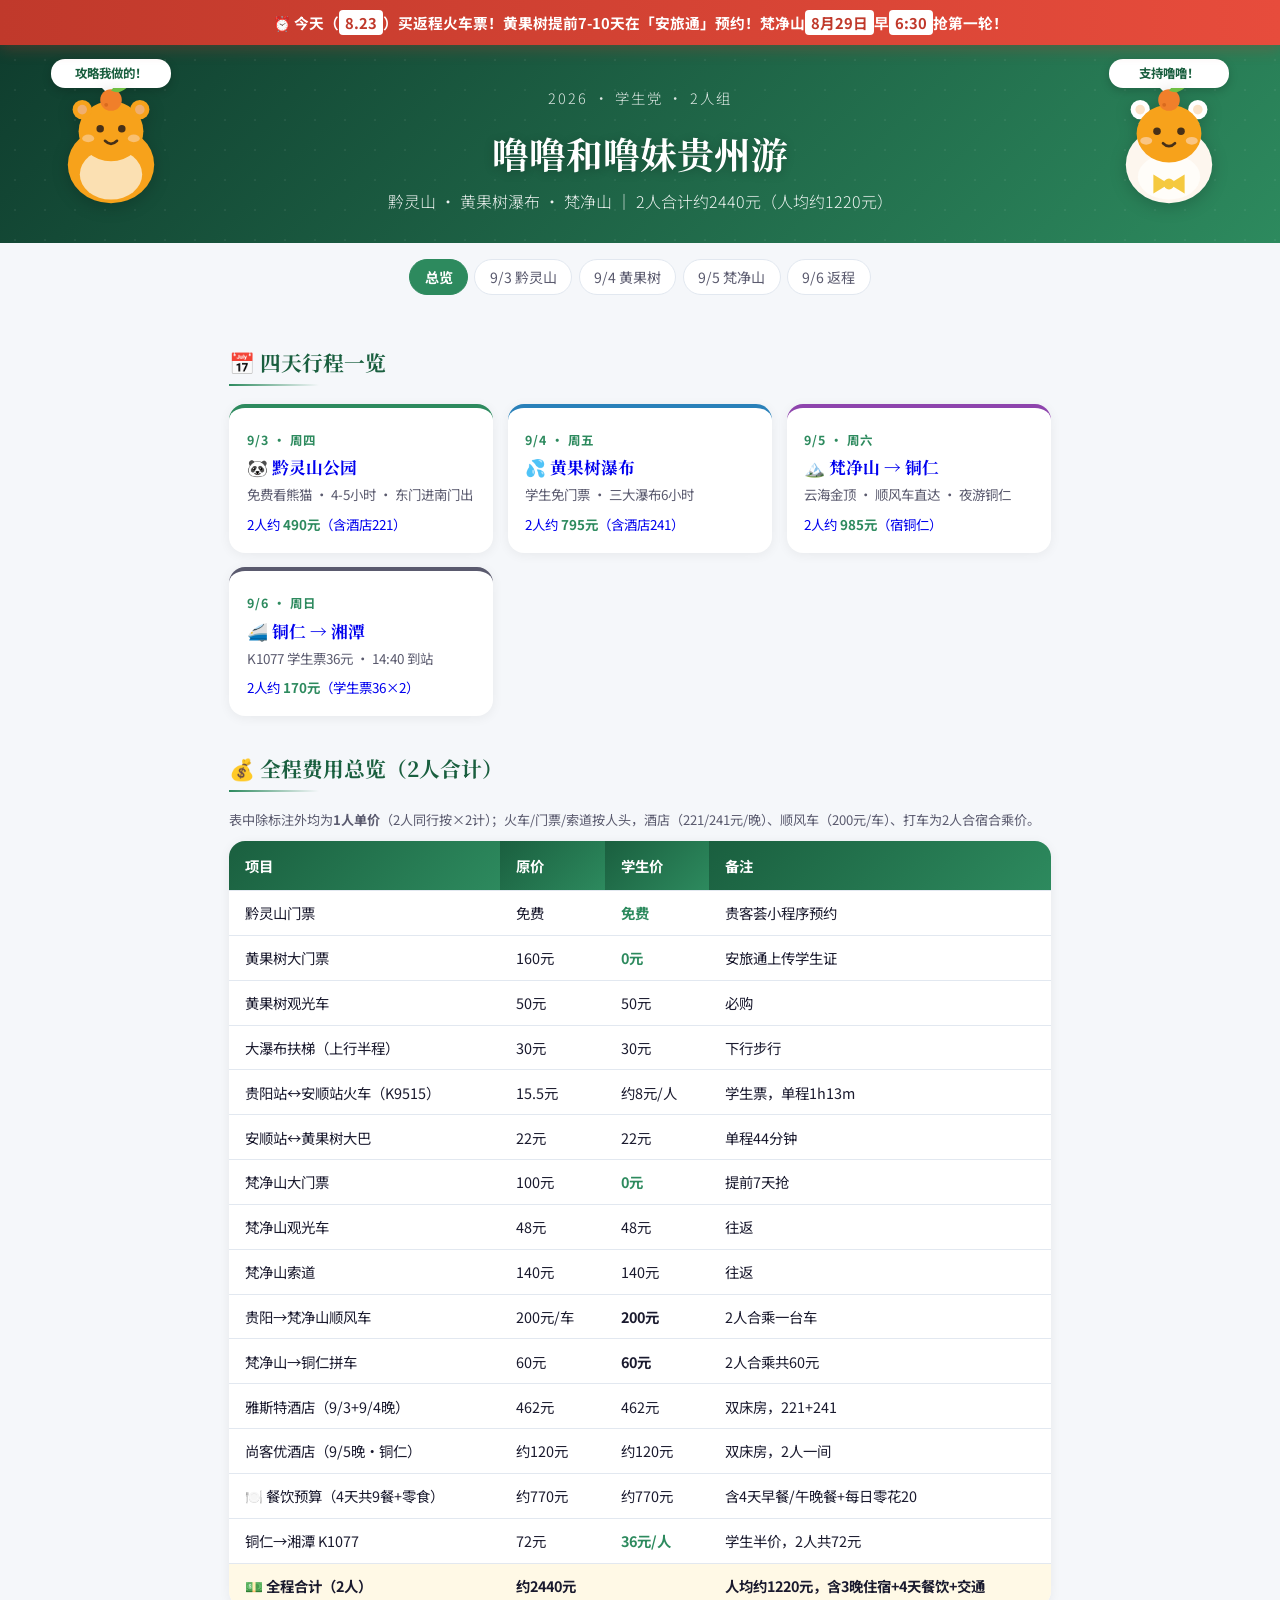
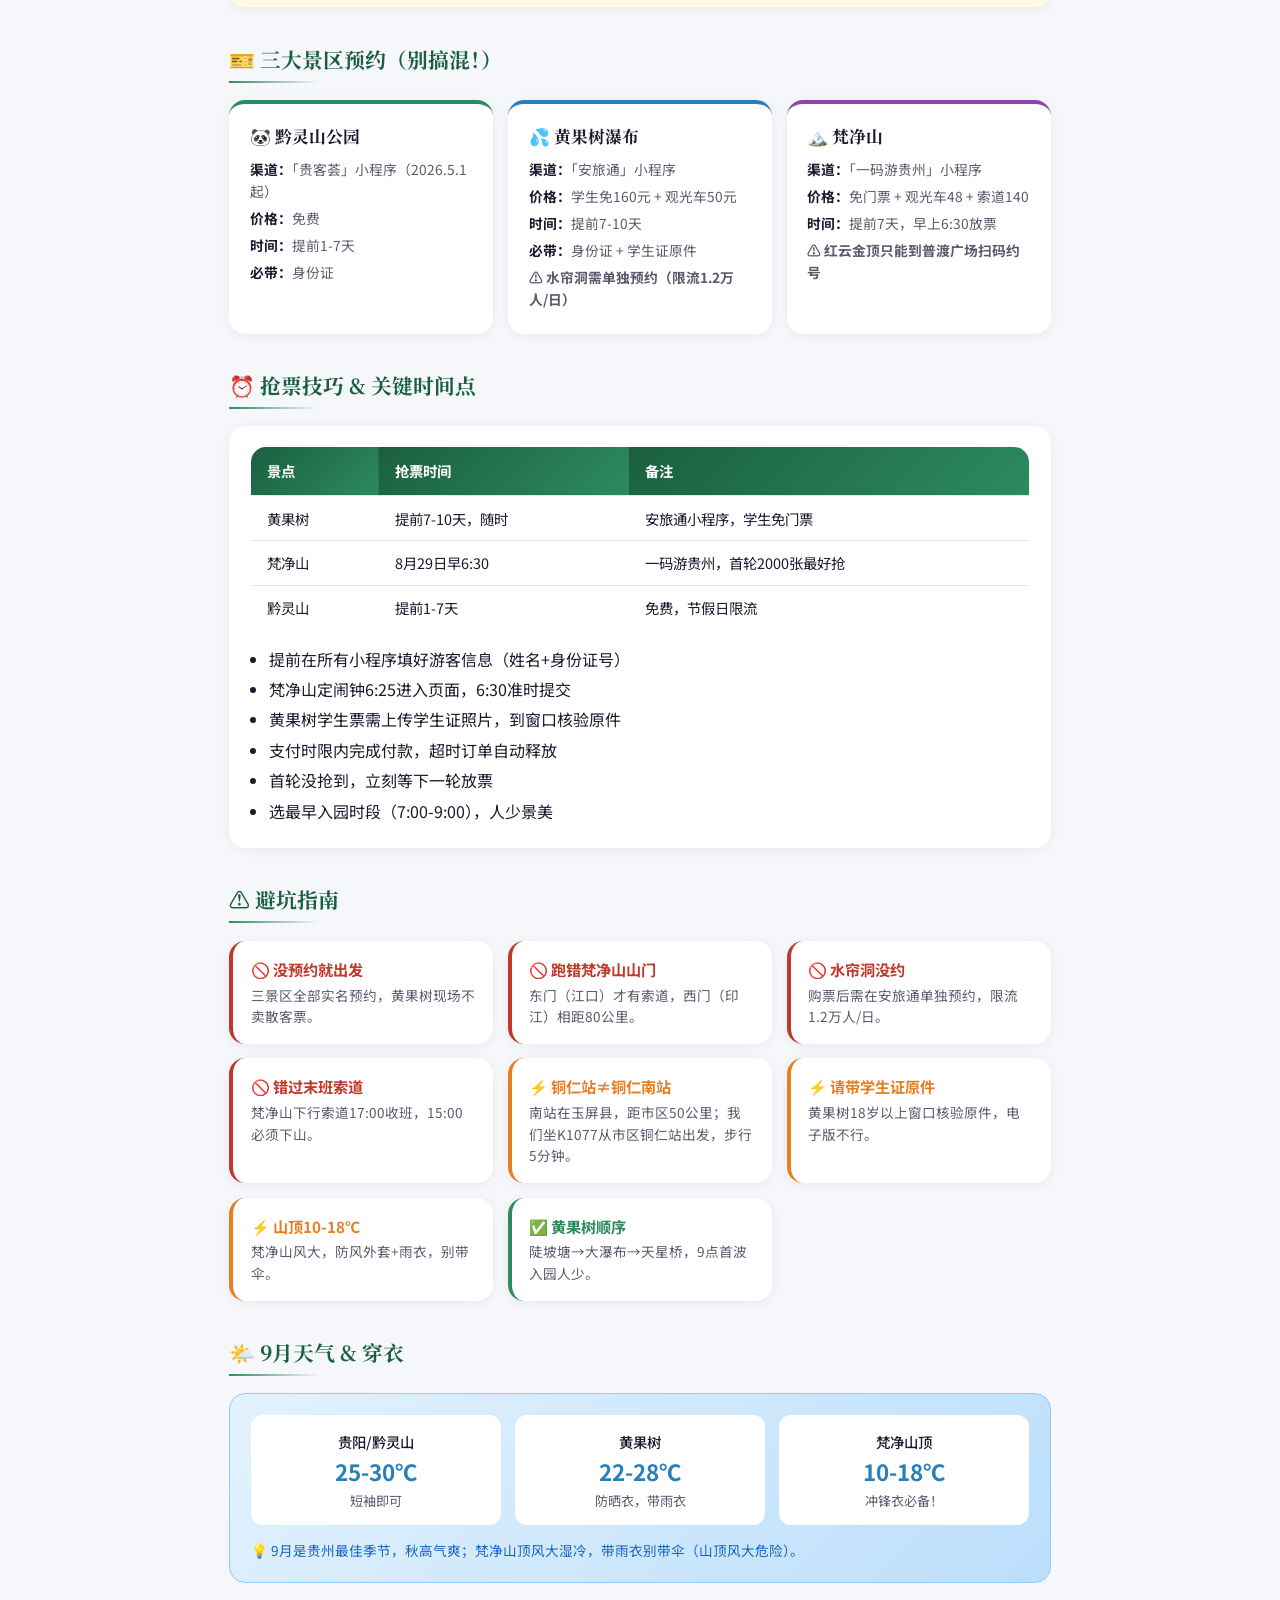
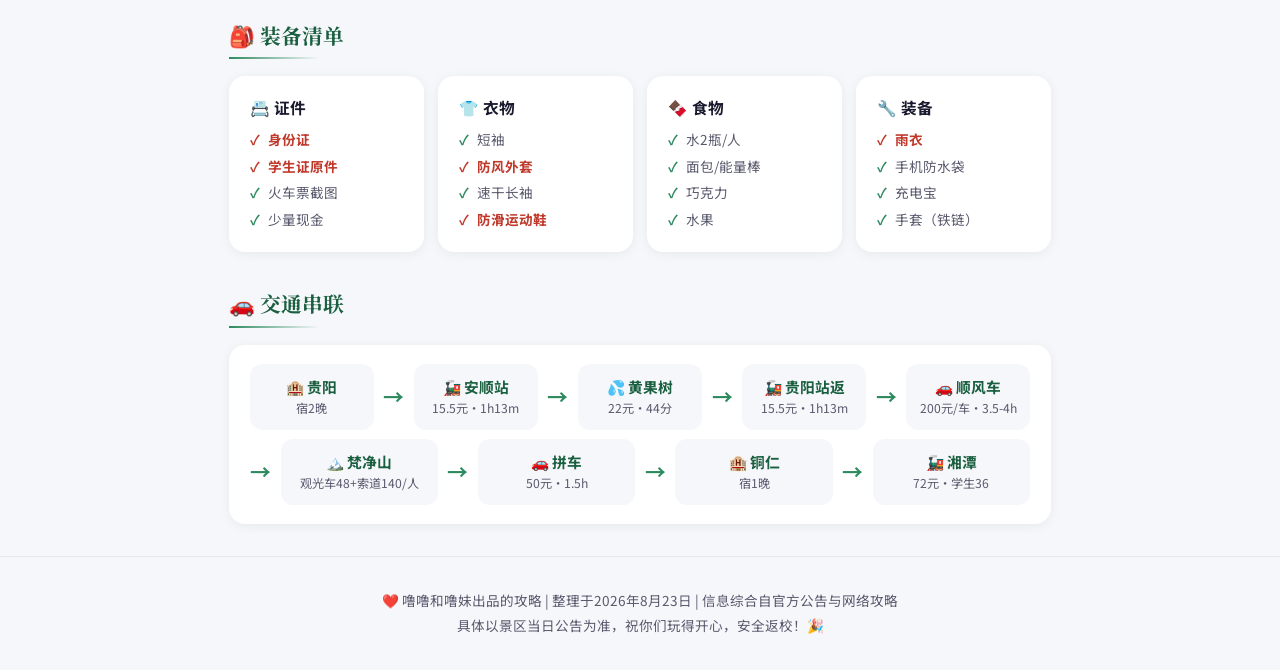
<file: index.html>
<!DOCTYPE html>
<html lang="zh-CN">
<head>
<meta charset="UTF-8">
<meta name="viewport" content="width=device-width, initial-scale=1.0">
<title>噜噜和噜妹贵州游 | 总览</title>
<link rel="icon" href="data:image/svg+xml,%3Csvg xmlns='http://www.w3.org/2000/svg' viewBox='0 0 100 100'%3E%3Ccircle cx='50' cy='55' r='40' fill='%23F7A21B'/%3E%3Ccircle cx='50' cy='35' r='26' fill='%23F7A21B'/%3E%3Ccircle cx='39' cy='33' r='3' fill='%23463018'/%3E%3Ccircle cx='61' cy='33' r='3' fill='%23463018'/%3E%3Ccircle cx='50' cy='9' r='9' fill='%23F07F2A'/%3E%3Cpath d='M50 2 Q57 -7 64 -1 Q57 6 50 2' fill='%236FBF44'/%3E%3C/svg%3E">
<link rel="preconnect" href="https://fonts.googleapis.com">
<link rel="preconnect" href="https://fonts.gstatic.com" crossorigin>
<link href="https://fonts.googleapis.com/css2?family=Noto+Serif+SC:wght@600;700&family=Noto+Sans+SC:wght@300;400;500;700&display=swap" rel="stylesheet">
<link rel="stylesheet" href="style.css">
</head>
<body>

<div class="banner">
  ⏰ 今天（<span class="d">8.23</span>）买返程火车票！黄果树提前7-10天在「安旅通」预约！梵净山<span class="d">8月29日</span>早<span class="d">6:30</span>抢第一轮！
</div>

<div class="hero" style="--hero-a:#0f3d2e;--hero-b:#2d8a5e;">
  <div class="capy-spot l">
    <span class="bubble">攻略我做的！</span>
    <span class="capy lulu"></span>
  </div>
  <div class="capy-spot r">
    <span class="bubble">支持噜噜！</span>
    <span class="capy mei"></span>
  </div>
  <div class="eyebrow">2026 · 学生党 · 2人组</div>
  <h1>噜噜和噜妹贵州游</h1>
  <div class="sub">黔灵山 · 黄果树瀑布 · 梵净山 ｜ 2人合计约2440元（人均约1220元）</div>
</div>

<div class="segwrap">
  <nav class="seg">
    <a class="on" href="index.html">总览</a>
    <a href="day1.html">9/3 黔灵山</a>
    <a href="day2.html">9/4 黄果树</a>
    <a href="day3.html">9/5 梵净山</a>
    <a href="day4.html">9/6 返程</a>
  </nav>
</div>

<main>

  <!-- 四天导航卡片 -->
  <section>
    <h2 class="sec-t">📅 四天行程一览</h2>
    <div class="sec-line"></div>
    <div class="cards-nav">
      <a class="daynav-card" href="day1.html" style="border-top-color:#2d8a5e;">
        <span class="dnum">9/3 · 周四</span>
        <h3>🐼 黔灵山公园</h3>
        <p>免费看熊猫 · 4-5小时 · 东门进南门出</p>
        <span class="gap">2人约 <span>490元</span>（含酒店221）</span>
      </a>
      <a class="daynav-card" href="day2.html" style="border-top-color:#2980b9;">
        <span class="dnum">9/4 · 周五</span>
        <h3>💦 黄果树瀑布</h3>
        <p>学生免门票 · 三大瀑布6小时</p>
        <span class="gap">2人约 <span>795元</span>（含酒店241）</span>
      </a>
      <a class="daynav-card" href="day3.html" style="border-top-color:#8e44ad;">
        <span class="dnum">9/5 · 周六</span>
        <h3>🏔️ 梵净山 → 铜仁</h3>
        <p>云海金顶 · 顺风车直达 · 夜游铜仁</p>
        <span class="gap">2人约 <span>985元</span>（宿铜仁）</span>
      </a>
      <a class="daynav-card" href="day4.html" style="border-top-color:#5a5a6e;">
        <span class="dnum">9/6 · 周日</span>
        <h3>🚄 铜仁 → 湘潭</h3>
        <p>K1077 学生票36元 · 14:40 到站</p>
        <span class="gap">2人约 <span>170元</span>（学生票36×2）</span>
      </a>
    </div>
  </section>

  <!-- 费用总览 -->
  <section id="cost">
    <h2 class="sec-t">💰 全程费用总览（2人合计）</h2>
    <div class="sec-line"></div>
    <p style="font-size:.82rem;color:var(--ink-soft);margin-bottom:.7rem;">表中除标注外均为<b>1人单价</b>（2人同行按×2计）；火车/门票/索道按人头，酒店（221/241元/晚）、顺风车（200元/车）、打车为2人合宿合乘价。</p>
    <table class="tbl">
      <thead><tr><th>项目</th><th>原价</th><th>学生价</th><th>备注</th></tr></thead>
      <tbody>
        <tr><td>黔灵山门票</td><td>免费</td><td class="free">免费</td><td>贵客荟小程序预约</td></tr>
        <tr><td>黄果树大门票</td><td>160元</td><td class="free"><b>0元</b></td><td>安旅通上传学生证</td></tr>
        <tr><td>黄果树观光车</td><td>50元</td><td>50元</td><td>必购</td></tr>
        <tr><td>大瀑布扶梯（上行半程）</td><td>30元</td><td>30元</td><td>下行步行</td></tr>
        <tr><td>贵阳站↔安顺站火车（K9515）</td><td>15.5元</td><td>约8元/人</td><td>学生票，单程1h13m</td></tr>
        <tr><td>安顺站↔黄果树大巴</td><td>22元</td><td>22元</td><td>单程44分钟</td></tr>
        <tr><td>梵净山大门票</td><td>100元</td><td class="free"><b>0元</b></td><td>提前7天抢</td></tr>
        <tr><td>梵净山观光车</td><td>48元</td><td>48元</td><td>往返</td></tr>
        <tr><td>梵净山索道</td><td>140元</td><td>140元</td><td>往返</td></tr>
        <tr><td>贵阳→梵净山顺风车</td><td>200元/车</td><td><b>200元</b></td><td>2人合乘一台车</td></tr>
        <tr><td>梵净山→铜仁拼车</td><td>60元</td><td><b>60元</b></td><td>2人合乘共60元</td></tr>
        <tr><td>雅斯特酒店（9/3+9/4晚）</td><td>462元</td><td>462元</td><td>双床房，221+241</td></tr>
        <tr><td>尚客优酒店（9/5晚·铜仁）</td><td>约120元</td><td>约120元</td><td>双床房，2人一间</td></tr>
        <tr><td>🍽️ 餐饮预算（4天共9餐+零食）</td><td>约770元</td><td>约770元</td><td>含4天早餐/午晚餐+每日零花20</td></tr>
        <tr><td>铜仁→湘潭 K1077</td><td>72元</td><td class="free"><b>36元</b>/人</td><td>学生半价，2人共72元</td></tr>
        <tr class="total"><td>💵 全程合计（2人）</td><td colspan="2">约2440元</td><td>人均约1220元，含3晚住宿+4天餐饮+交通</td></tr>
      </tbody>
    </table>
  </section>

  <!-- 预约攻略 -->
  <section id="booking">
    <h2 class="sec-t">🎫 三大景区预约（别搞混！）</h2>
    <div class="sec-line"></div>
    <div class="grid3">
      <div class="card book-card" style="border-top-color:#2d8a5e;">
        <h3>🐼 黔灵山公园</h3>
        <p><b>渠道：</b>「贵客荟」小程序（2026.5.1起）</p>
        <p><b>价格：</b>免费</p>
        <p><b>时间：</b>提前1-7天</p>
        <p><b>必带：</b>身份证</p>
      </div>
      <div class="card book-card" style="border-top-color:#2980b9;">
        <h3>💦 黄果树瀑布</h3>
        <p><b>渠道：</b>「安旅通」小程序</p>
        <p><b>价格：</b>学生免160元 + 观光车50元</p>
        <p><b>时间：</b>提前7-10天</p>
        <p><b>必带：</b>身份证 + 学生证原件</p>
        <p class="hot">⚠️ 水帘洞需单独预约（限流1.2万人/日）</p>
      </div>
      <div class="card book-card" style="border-top-color:#8e44ad;">
        <h3>🏔️ 梵净山</h3>
        <p><b>渠道：</b>「一码游贵州」小程序</p>
        <p><b>价格：</b>免门票 + 观光车48 + 索道140</p>
        <p><b>时间：</b>提前7天，早上6:30放票</p>
        <p class="hot">⚠️ 红云金顶只能到普渡广场扫码约号</p>
      </div>
    </div>
  </section>

  <!-- 抢票技巧 -->
  <section id="tips">
    <h2 class="sec-t">⏰ 抢票技巧 &amp; 关键时间点</h2>
    <div class="sec-line"></div>
    <div class="card">
      <table class="tbl" style="box-shadow:none;border:1px solid var(--border);">
        <thead><tr><th>景点</th><th>抢票时间</th><th>备注</th></tr></thead>
        <tbody>
          <tr><td>黄果树</td><td>提前7-10天，随时</td><td>安旅通小程序，学生免门票</td></tr>
          <tr><td>梵净山</td><td>8月29日早6:30</td><td>一码游贵州，首轮2000张最好抢</td></tr>
          <tr><td>黔灵山</td><td>提前1-7天</td><td>免费，节假日限流</td></tr>
        </tbody>
      </table>
      <ul style="margin-top:1rem;padding-left:1.2rem;">
        <li style="margin:.3rem 0;">提前在所有小程序填好游客信息（姓名+身份证号）</li>
        <li style="margin:.3rem 0;">梵净山定闹钟6:25进入页面，6:30准时提交</li>
        <li style="margin:.3rem 0;">黄果树学生票需上传学生证照片，到窗口核验原件</li>
        <li style="margin:.3rem 0;">支付时限内完成付款，超时订单自动释放</li>
        <li style="margin:.3rem 0;">首轮没抢到，立刻等下一轮放票</li>
        <li style="margin:.3rem 0;">选最早入园时段（7:00-9:00），人少景美</li>
      </ul>
    </div>
  </section>

  <!-- 避坑 -->
  <section id="pitfalls">
    <h2 class="sec-t">⚠️ 避坑指南</h2>
    <div class="sec-line"></div>
    <div class="grid2">
      <div class="card pit"><h4>🚫 没预约就出发</h4><p>三景区全部实名预约，黄果树现场不卖散客票。</p></div>
      <div class="card pit"><h4>🚫 跑错梵净山山门</h4><p>东门（江口）才有索道，西门（印江）相距80公里。</p></div>
      <div class="card pit"><h4>🚫 水帘洞没约</h4><p>购票后需在安旅通单独预约，限流1.2万人/日。</p></div>
      <div class="card pit"><h4>🚫 错过末班索道</h4><p>梵净山下行索道17:00收班，15:00必须下山。</p></div>
      <div class="card pit o"><h4>⚡ 铜仁站≠铜仁南站</h4><p>南站在玉屏县，距市区50公里；我们坐K1077从市区铜仁站出发，步行5分钟。</p></div>
      <div class="card pit o"><h4>⚡ 请带学生证原件</h4><p>黄果树18岁以上窗口核验原件，电子版不行。</p></div>
      <div class="card pit o"><h4>⚡ 山顶10-18℃</h4><p>梵净山风大，防风外套+雨衣，别带伞。</p></div>
      <div class="card pit g"><h4>✅ 黄果树顺序</h4><p>陡坡塘→大瀑布→天星桥，9点首波入园人少。</p></div>
    </div>
  </section>

  <!-- 天气 -->
  <section id="weather">
    <h2 class="sec-t">🌤️ 9月天气 &amp; 穿衣</h2>
    <div class="sec-line"></div>
    <div class="weather">
      <div class="grid3">
        <div class="wi"><span class="nm">贵阳/黔灵山</span><div class="temp">25-30℃</div><p>短袖即可</p></div>
        <div class="wi"><span class="nm">黄果树</span><div class="temp">22-28℃</div><p>防晒衣，带雨衣</p></div>
        <div class="wi"><span class="nm">梵净山顶</span><div class="temp">10-18℃</div><p>冲锋衣必备！</p></div>
      </div>
      <p style="font-size:.85rem;color:#1565c0;margin-top:.9rem;">💡 9月是贵州最佳季节，秋高气爽；梵净山顶风大湿冷，带雨衣别带伞（山顶风大危险）。</p>
    </div>
  </section>

  <!-- 装备 -->
  <section id="pack">
    <h2 class="sec-t">🎒 装备清单</h2>
    <div class="sec-line"></div>
    <div class="grid4">
      <div class="card pack">
        <h4>📇 证件</h4>
        <ul>
          <li class="must">身份证</li>
          <li class="must">学生证原件</li>
          <li>火车票截图</li>
          <li>少量现金</li>
        </ul>
      </div>
      <div class="card pack">
        <h4>👕 衣物</h4>
        <ul>
          <li>短袖</li>
          <li class="must">防风外套</li>
          <li>速干长袖</li>
          <li class="must">防滑运动鞋</li>
        </ul>
      </div>
      <div class="card pack">
        <h4>🍫 食物</h4>
        <ul>
          <li>水2瓶/人</li>
          <li>面包/能量棒</li>
          <li>巧克力</li>
          <li>水果</li>
        </ul>
      </div>
      <div class="card pack">
        <h4>🔧 装备</h4>
        <ul>
          <li class="must">雨衣</li>
          <li>手机防水袋</li>
          <li>充电宝</li>
          <li>手套（铁链）</li>
        </ul>
      </div>
    </div>
  </section>

  <!-- 交通串联 -->
  <section id="transport">
    <h2 class="sec-t">🚗 交通串联</h2>
    <div class="sec-line"></div>
    <div class="card">
      <div class="tflow">
        <div class="tnode"><span class="city">🏨 贵阳</span><span class="tc">宿2晚</span></div>
        <div class="tarrow">→</div>
        <div class="tnode"><span class="city">🚂 安顺站</span><span class="tc">15.5元·1h13m</span></div>
        <div class="tarrow">→</div>
        <div class="tnode"><span class="city">💦 黄果树</span><span class="tc">22元·44分</span></div>
        <div class="tarrow">→</div>
        <div class="tnode"><span class="city">🚂 贵阳站返</span><span class="tc">15.5元·1h13m</span></div>
        <div class="tarrow">→</div>
        <div class="tnode"><span class="city">🚗 顺风车</span><span class="tc">200元/车·3.5-4h</span></div>
        <div class="tarrow">→</div>
        <div class="tnode"><span class="city">🏔️ 梵净山</span><span class="tc">观光车48+索道140/人</span></div>
        <div class="tarrow">→</div>
        <div class="tnode"><span class="city">🚗 拼车</span><span class="tc">50元·1.5h</span></div>
        <div class="tarrow">→</div>
        <div class="tnode"><span class="city">🏨 铜仁</span><span class="tc">宿1晚</span></div>
        <div class="tarrow">→</div>
        <div class="tnode"><span class="city">🚂 湘潭</span><span class="tc">72元·学生36</span></div>
      </div>
    </div>
  </section>

</main>

<footer>
  <p>❤️ 噜噜和噜妹出品的攻略 | 整理于2026年8月23日 | 信息综合自官方公告与网络攻略</p>
  <p>具体以景区当日公告为准，祝你们玩得开心，安全返校！🎉</p>
</footer>

<script>
document.addEventListener('DOMContentLoaded',function(){
  var io=new IntersectionObserver(function(es){
    es.forEach(function(e){if(e.isIntersecting){e.target.classList.add('show');io.unobserve(e.target);}});
  },{threshold:.1});
  document.querySelectorAll('section,.hero').forEach(function(el){io.observe(el);});
});
</script>
</body>
</html>
</file>
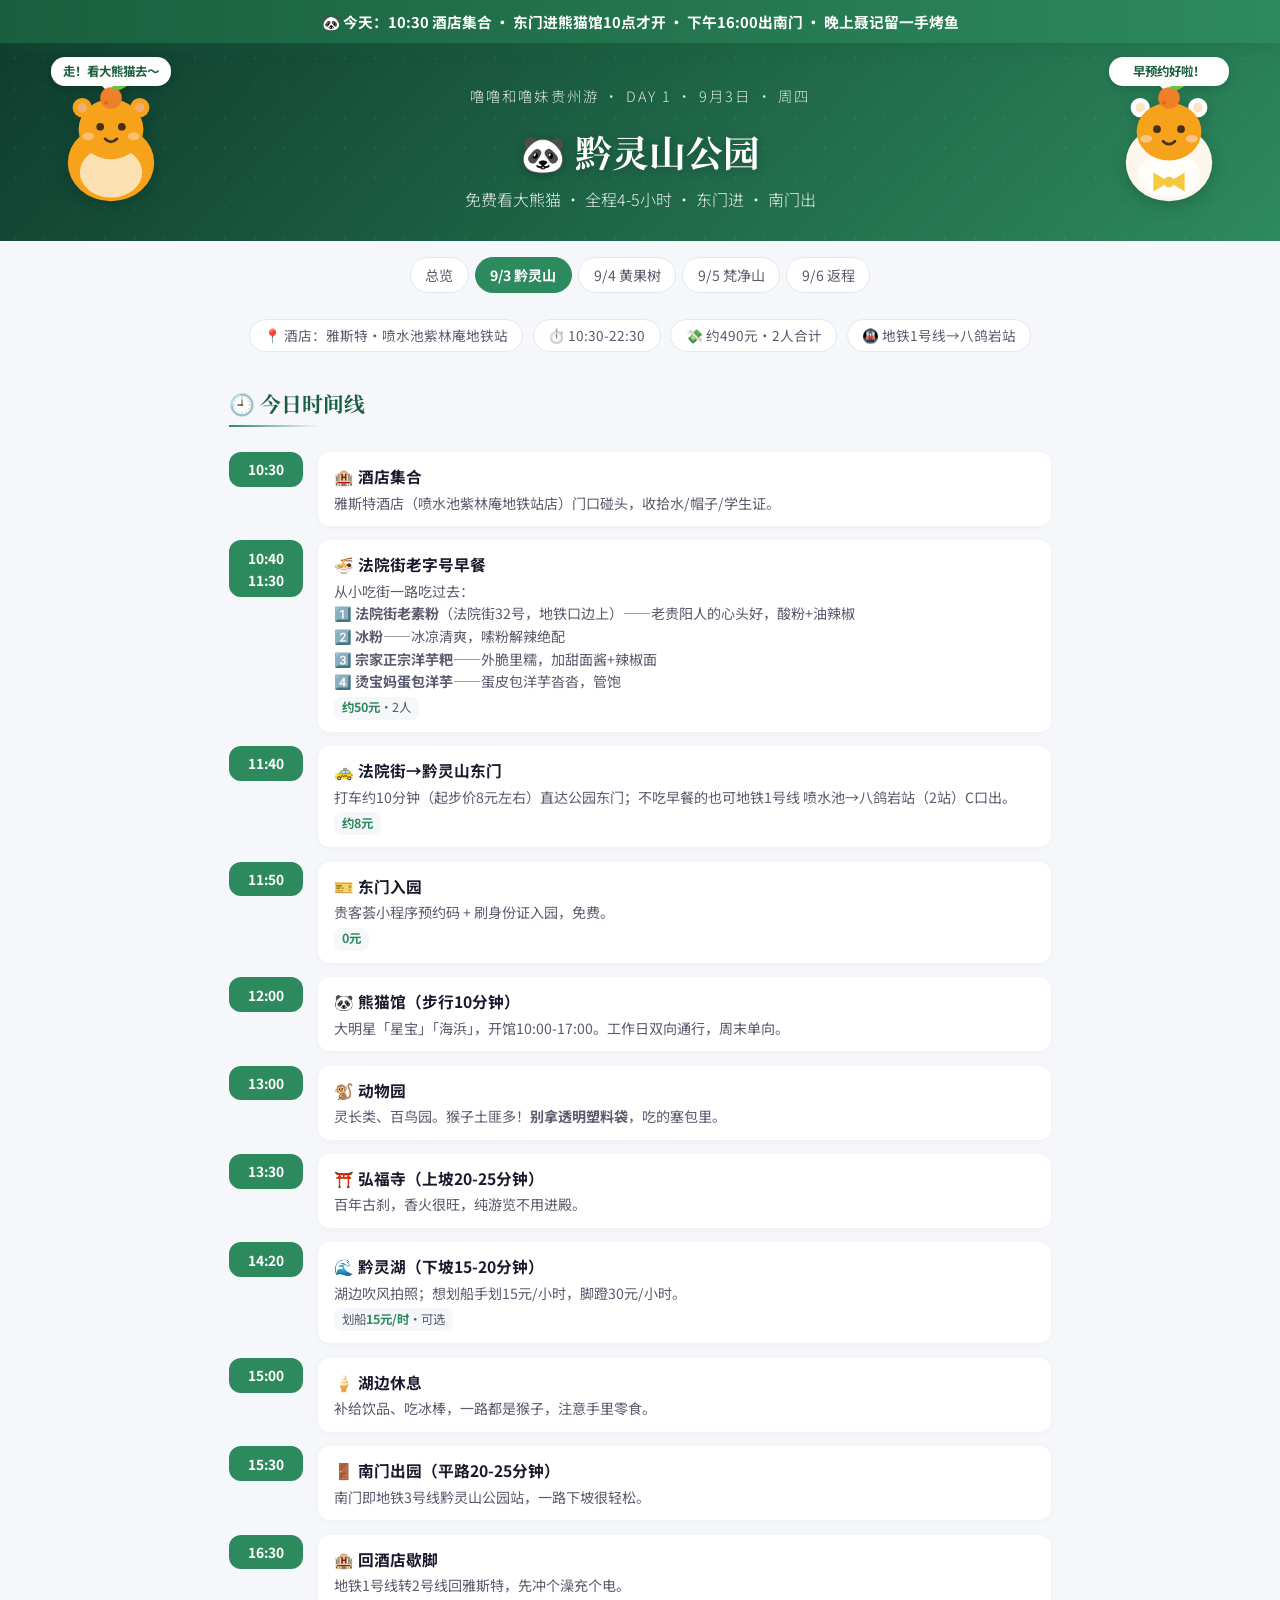
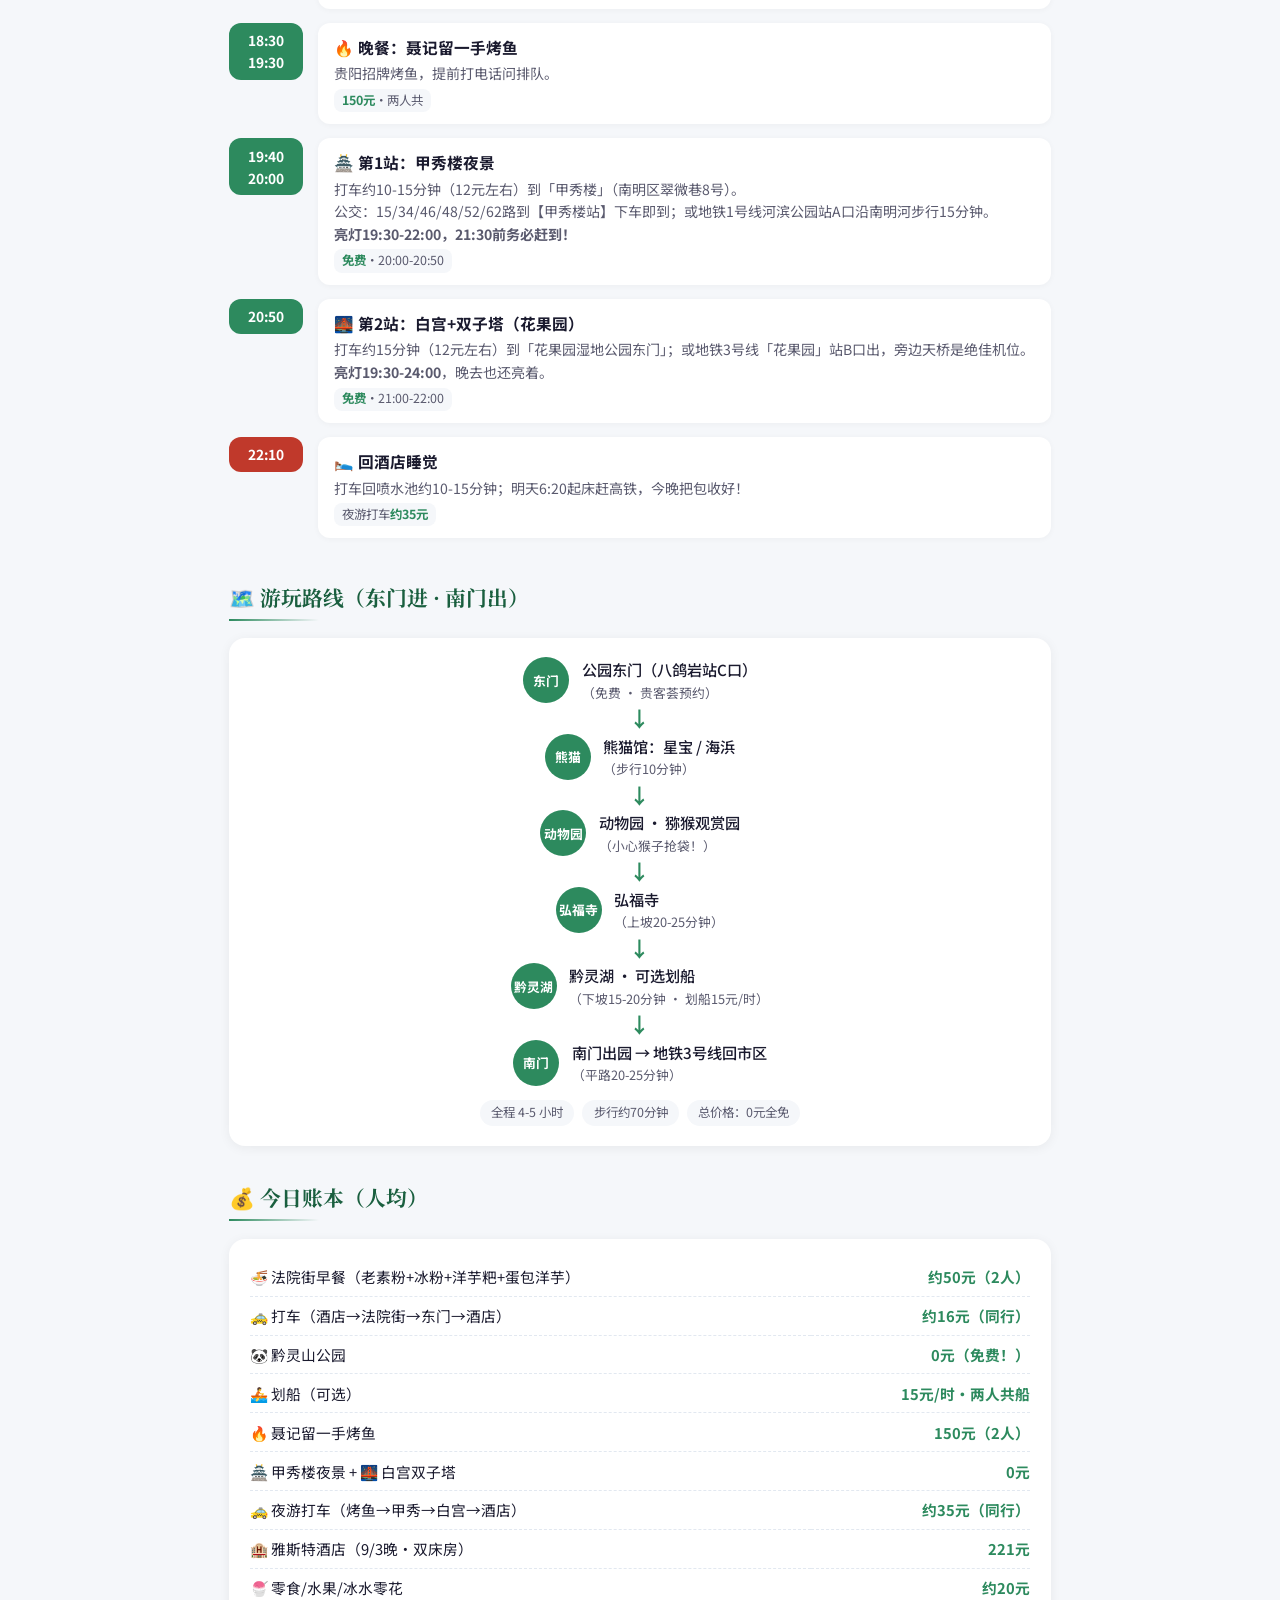
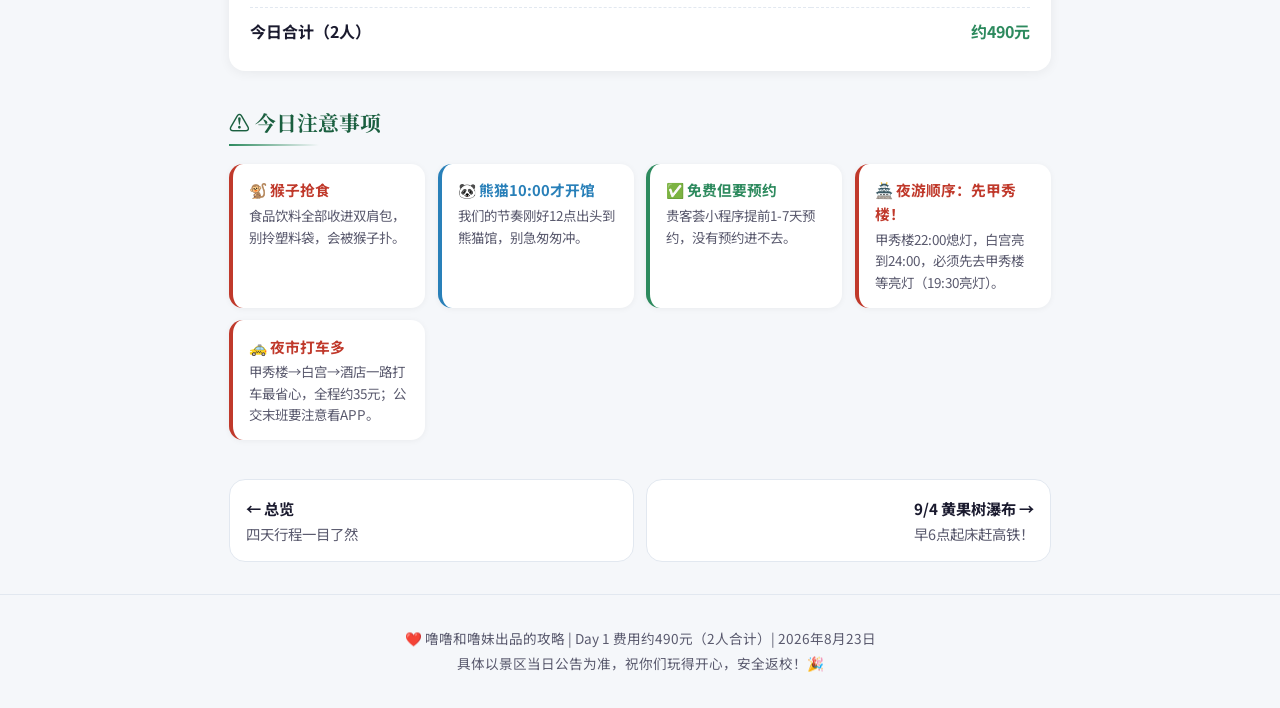
<file: day1.html>
<!DOCTYPE html>
<html lang="zh-CN">
<head>
<meta charset="UTF-8">
<meta name="viewport" content="width=device-width, initial-scale=1.0">
<title>噜噜和噜妹贵州游 | 9/3 黔灵山</title>
<link rel="icon" href="data:image/svg+xml,%3Csvg xmlns='http://www.w3.org/2000/svg' viewBox='0 0 100 100'%3E%3Ccircle cx='50' cy='55' r='40' fill='%23F7A21B'/%3E%3Ccircle cx='50' cy='35' r='26' fill='%23F7A21B'/%3E%3Ccircle cx='39' cy='33' r='3' fill='%23463018'/%3E%3Ccircle cx='61' cy='33' r='3' fill='%23463018'/%3E%3Ccircle cx='50' cy='9' r='9' fill='%23F07F2A'/%3E%3Cpath d='M50 2 Q57 -7 64 -1 Q57 6 50 2' fill='%236FBF44'/%3E%3C/svg%3E">
<link rel="preconnect" href="https://fonts.googleapis.com">
<link rel="preconnect" href="https://fonts.gstatic.com" crossorigin>
<link href="https://fonts.googleapis.com/css2?family=Noto+Serif+SC:wght@600;700&family=Noto+Sans+SC:wght@300;400;500;700&display=swap" rel="stylesheet">
<link rel="stylesheet" href="style.css">
</head>
<body>

<div class="banner green">
  🐼 今天：10:30 酒店集合 · 东门进熊猫馆10点才开 · 下午16:00出南门 · 晚上聂记留一手烤鱼
</div>

<div class="hero" style="--hero-a:#0f3d2e;--hero-b:#2d8a5e;">
  <div class="capy-spot l">
    <span class="bubble">走！看大熊猫去～</span>
    <span class="capy lulu"></span>
  </div>
  <div class="capy-spot r">
    <span class="bubble">早预约好啦！</span>
    <span class="capy mei"></span>
  </div>
  <div class="eyebrow">噜噜和噜妹贵州游 · DAY 1 · 9月3日 · 周四</div>
  <h1>🐼 黔灵山公园</h1>
  <div class="sub">免费看大熊猫 · 全程4-5小时 · 东门进 · 南门出</div>
</div>

<div class="segwrap">
  <nav class="seg">
    <a href="index.html">总览</a>
    <a class="on" href="day1.html">9/3 黔灵山</a>
    <a href="day2.html">9/4 黄果树</a>
    <a href="day3.html">9/5 梵净山</a>
    <a href="day4.html">9/6 返程</a>
  </nav>
</div>

<div class="pills" style="--accent:#6a8e7b;justify-content:center;display:flex;gap:.6rem;flex-wrap:wrap;margin:.6rem 1rem 0;">
  <span class="pill">📍 酒店：雅斯特·喷水池紫林庵地铁站</span>
  <span class="pill">⏱️ 10:30-22:30</span>
  <span class="pill">💸 约490元·2人合计</span>
  <span class="pill">🚇 地铁1号线→八鸽岩站</span>
</div>

<main>

  <!-- 时间线 -->
  <section>
    <h2 class="sec-t">🕘 今日时间线</h2>
    <div class="sec-line"></div>
    <div class="tl">

      <div class="tl-row">
        <div class="tl-time">10:30</div>
        <div class="tl-body"><h4>🏨 酒店集合</h4><p>雅斯特酒店（喷水池紫林庵地铁站店）门口碰头，收拾水/帽子/学生证。</p></div>
      </div>

      <div class="tl-row">
        <div class="tl-time">10:40<br>11:30</div>
        <div class="tl-body"><h4>🍜 法院街老字号早餐</h4><p>从小吃街一路吃过去：</p>
        <p>1️⃣ <b>法院街老素粉</b>（法院街32号，地铁口边上）——老贵阳人的心头好，酸粉+油辣椒</p>
        <p>2️⃣ <b>冰粉</b>——冰凉清爽，嗦粉解辣绝配</p>
        <p>3️⃣ <b>宗家正宗洋芋粑</b>——外脆里糯，加甜面酱+辣椒面</p>
        <p>4️⃣ <b>烫宝妈蛋包洋芋</b>——蛋皮包洋芋沓沓，管饱</p>
        <span class="cost"><b>约50元</b>·2人</span></div>
      </div>

      <div class="tl-row">
        <div class="tl-time">11:40</div>
        <div class="tl-body"><h4>🚕 法院街→黔灵山东门</h4><p>打车约10分钟（起步价8元左右）直达公园东门；不吃早餐的也可地铁1号线 喷水池→八鸽岩站（2站）C口出。</p><span class="cost"><b>约8元</b></span></div>
      </div>

      <div class="tl-row">
        <div class="tl-time">11:50</div>
        <div class="tl-body"><h4>🎫 东门入园</h4><p>贵客荟小程序预约码 + 刷身份证入园，免费。</p><span class="cost"><b>0元</b></span></div>
      </div>

      <div class="tl-row">
        <div class="tl-time">12:00</div>
        <div class="tl-body"><h4>🐼 熊猫馆（步行10分钟）</h4><p>大明星「星宝」「海浜」，开馆10:00-17:00。工作日双向通行，周末单向。</p></div>
      </div>

      <div class="tl-row">
        <div class="tl-time">13:00</div>
        <div class="tl-body"><h4>🐒 动物园</h4><p>灵长类、百鸟园。猴子土匪多！<b>别拿透明塑料袋</b>，吃的塞包里。</p></div>
      </div>

      <div class="tl-row">
        <div class="tl-time">13:30</div>
        <div class="tl-body"><h4>⛩️ 弘福寺（上坡20-25分钟）</h4><p>百年古刹，香火很旺，纯游览不用进殿。</p></div>
      </div>

      <div class="tl-row">
        <div class="tl-time">14:20</div>
        <div class="tl-body"><h4>🌊 黔灵湖（下坡15-20分钟）</h4><p>湖边吹风拍照；想划船手划15元/小时，脚蹬30元/小时。</p><span class="cost">划船<b>15元/时</b>·可选</span></div>
      </div>

      <div class="tl-row">
        <div class="tl-time">15:00</div>
        <div class="tl-body"><h4>🍦 湖边休息</h4><p>补给饮品、吃冰棒，一路都是猴子，注意手里零食。</p></div>
      </div>

      <div class="tl-row">
        <div class="tl-time">15:30</div>
        <div class="tl-body"><h4>🚪 南门出园（平路20-25分钟）</h4><p>南门即地铁3号线黔灵山公园站，一路下坡很轻松。</p></div>
      </div>

      <div class="tl-row">
        <div class="tl-time">16:30</div>
        <div class="tl-body"><h4>🏨 回酒店歇脚</h4><p>地铁1号线转2号线回雅斯特，先冲个澡充个电。</p></div>
      </div>

      <div class="tl-row">
        <div class="tl-time">18:30<br>19:30</div>
        <div class="tl-body"><h4>🔥 晚餐：聂记留一手烤鱼</h4><p>贵阳招牌烤鱼，提前打电话问排队。</p><span class="cost"><b>150元</b>·两人共</span></div>
      </div>

      <div class="tl-row">
        <div class="tl-time">19:40<br>20:00</div>
        <div class="tl-body"><h4>🏯 第1站：甲秀楼夜景</h4><p>打车约10-15分钟（12元左右）到「甲秀楼」（南明区翠微巷8号）。<br>公交：15/34/46/48/52/62路到【甲秀楼站】下车即到；或地铁1号线河滨公园站A口沿南明河步行15分钟。<br><b>亮灯19:30-22:00，21:30前务必赶到！</b></p><span class="cost"><b>免费</b>·20:00-20:50</span></div>
      </div>

      <div class="tl-row">
        <div class="tl-time">20:50</div>
        <div class="tl-body"><h4>🌉 第2站：白宫+双子塔（花果园）</h4><p>打车约15分钟（12元左右）到「花果园湿地公园东门」；或地铁3号线「花果园」站B口出，旁边天桥是绝佳机位。<br><b>亮灯19:30-24:00</b>，晚去也还亮着。</p><span class="cost"><b>免费</b>·21:00-22:00</span></div>
      </div>

      <div class="tl-row">
        <div class="tl-time red">22:10</div>
        <div class="tl-body"><h4>🛌 回酒店睡觉</h4><p>打车回喷水池约10-15分钟；明天6:20起床赶高铁，今晚把包收好！</p><span class="cost">夜游打车<b>约35元</b></span></div>
      </div>

    </div>
  </section>

  <!-- 路线图 -->
  <section>
    <h2 class="sec-t">🗺️ 游玩路线（东门进 · 南门出）</h2>
    <div class="sec-line"></div>
    <div class="card">
      <ol class="steps" style="--accent:#2d8a5e;">
        <li>
          <div class="node">
            <div class="circ">东门</div>
            <div><span class="nlabel">公园东门（八鸽岩站C口）</span><span class="ncost">（免费 · 贵客荟预约）</span></div>
          </div><span class="arrow">↓</span>
        </li>
        <li>
          <div class="node">
            <div class="circ">熊猫</div>
            <div><span class="nlabel">熊猫馆：星宝 / 海浜</span><span class="ncost">（步行10分钟）</span></div>
          </div><span class="arrow">↓</span>
        </li>
        <li>
          <div class="node">
            <div class="circ">动物园</div>
            <div><span class="nlabel">动物园 · 猕猴观赏园</span><span class="ncost">（小心猴子抢袋！）</span></div>
          </div><span class="arrow">↓</span>
        </li>
        <li>
          <div class="node">
            <div class="circ">弘福寺</div>
            <div><span class="nlabel">弘福寺</span><span class="ncost">（上坡20-25分钟）</span></div>
          </div><span class="arrow">↓</span>
        </li>
        <li>
          <div class="node">
            <div class="circ">黔灵湖</div>
            <div><span class="nlabel">黔灵湖 · 可选划船</span><span class="ncost">（下坡15-20分钟 · 划船15元/时）</span></div>
          </div><span class="arrow">↓</span>
        </li>
        <li>
          <div class="node">
            <div class="circ">南门</div>
            <div><span class="nlabel">南门出园 → 地铁3号线回市区</span><span class="ncost">（平路20-25分钟）</span></div>
          </div>
        </li>
      </ol>
      <div class="route-tags"><span class="route-tag">全程 4-5 小时</span><span class="route-tag">步行约70分钟</span><span class="route-tag">总价格：0元全免</span></div>
    </div>
  </section>

  <!-- 当日账本 -->
  <section>
    <h2 class="sec-t">💰 今日账本（人均）</h2>
    <div class="sec-line"></div>
    <div class="card">
      <table class="ledger">
        <tr><td>🍜 法院街早餐（老素粉+冰粉+洋芋粑+蛋包洋芋）</td><td>约50元（2人）</td></tr>
        <tr><td>🚕 打车（酒店→法院街→东门→酒店）</td><td>约16元（同行）</td></tr>
        <tr><td>🐼 黔灵山公园</td><td>0元（免费！）</td></tr>
        <tr><td>🚣 划船（可选）</td><td>15元/时·两人共船</td></tr>
        <tr><td>🔥 聂记留一手烤鱼</td><td>150元（2人）</td></tr>
        <tr><td>🏯 甲秀楼夜景 + 🌉 白宫双子塔</td><td>0元</td></tr>
        <tr><td>🚕 夜游打车（烤鱼→甲秀→白宫→酒店）</td><td>约35元（同行）</td></tr>
        <tr><td>🏨 雅斯特酒店（9/3晚·双床房）</td><td>221元</td></tr>
        <tr><td>🍧 零食/水果/冰水零花</td><td>约20元</td></tr>
        <tr class="sum"><td>今日合计（2人）</td><td>约490元</td></tr>
      </table>
    </div>
  </section>

  <!-- 关键提醒 -->
  <section>
    <h2 class="sec-t">⚠️ 今日注意事项</h2>
    <div class="sec-line"></div>
    <div class="warn2">
      <div class="wn"><h5>🐒 猴子抢食</h5><p>食品饮料全部收进双肩包，别拎塑料袋，会被猴子扑。</p></div>
      <div class="wn bu"><h5>🐼 熊猫10:00才开馆</h5><p>我们的节奏刚好12点出头到熊猫馆，别急匆匆冲。</p></div>
      <div class="wn gr"><h5>✅ 免费但要预约</h5><p>贵客荟小程序提前1-7天预约，没有预约进不去。</p></div>
      <div class="wn"><h5>🏯 夜游顺序：先甲秀楼！</h5><p>甲秀楼22:00熄灯，白宫亮到24:00，必须先去甲秀楼等亮灯（19:30亮灯）。</p></div>
      <div class="wn"><h5>🚕 夜市打车多</h5><p>甲秀楼→白宫→酒店一路打车最省心，全程约35元；公交末班要注意看APP。</p></div>
    </div>
  </section>

  <!-- 上下页 -->
  <div class="daynav">
    <a class="prev" href="index.html"><b>← 总览</b>四天行程一目了然</a>
    <a class="next" href="day2.html"><b>9/4 黄果树瀑布 →</b>早6点起床赶高铁！</a>
  </div>

</main>

<footer>
  <p>❤️ 噜噜和噜妹出品的攻略 | Day 1 费用约490元（2人合计）| 2026年8月23日</p>
  <p>具体以景区当日公告为准，祝你们玩得开心，安全返校！🎉</p>
</footer>

<script>
document.addEventListener('DOMContentLoaded',function(){
  var io=new IntersectionObserver(function(es){
    es.forEach(function(e){if(e.isIntersecting){e.target.classList.add('show');io.unobserve(e.target);}});
  },{threshold:.1});
  document.querySelectorAll('section,.hero').forEach(function(el){io.observe(el);});
});
</script>
</body>
</html>
</file>
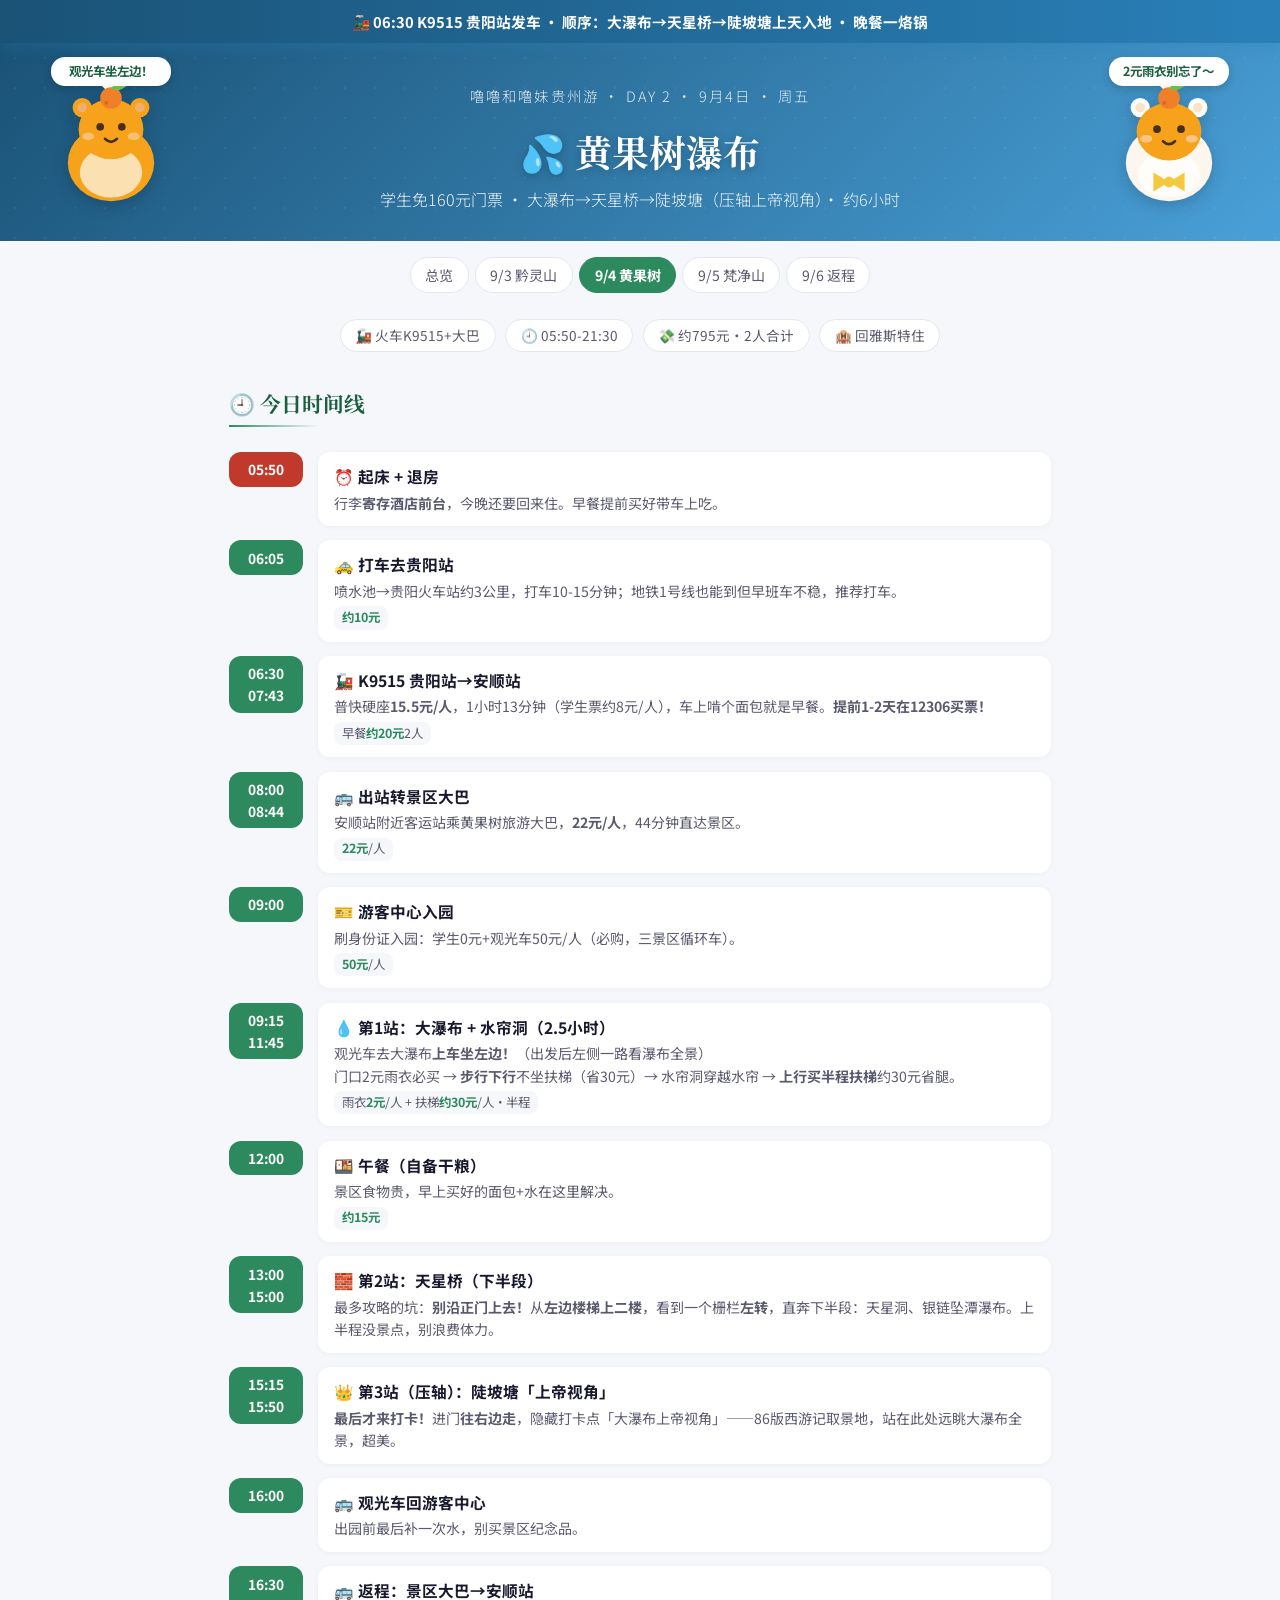
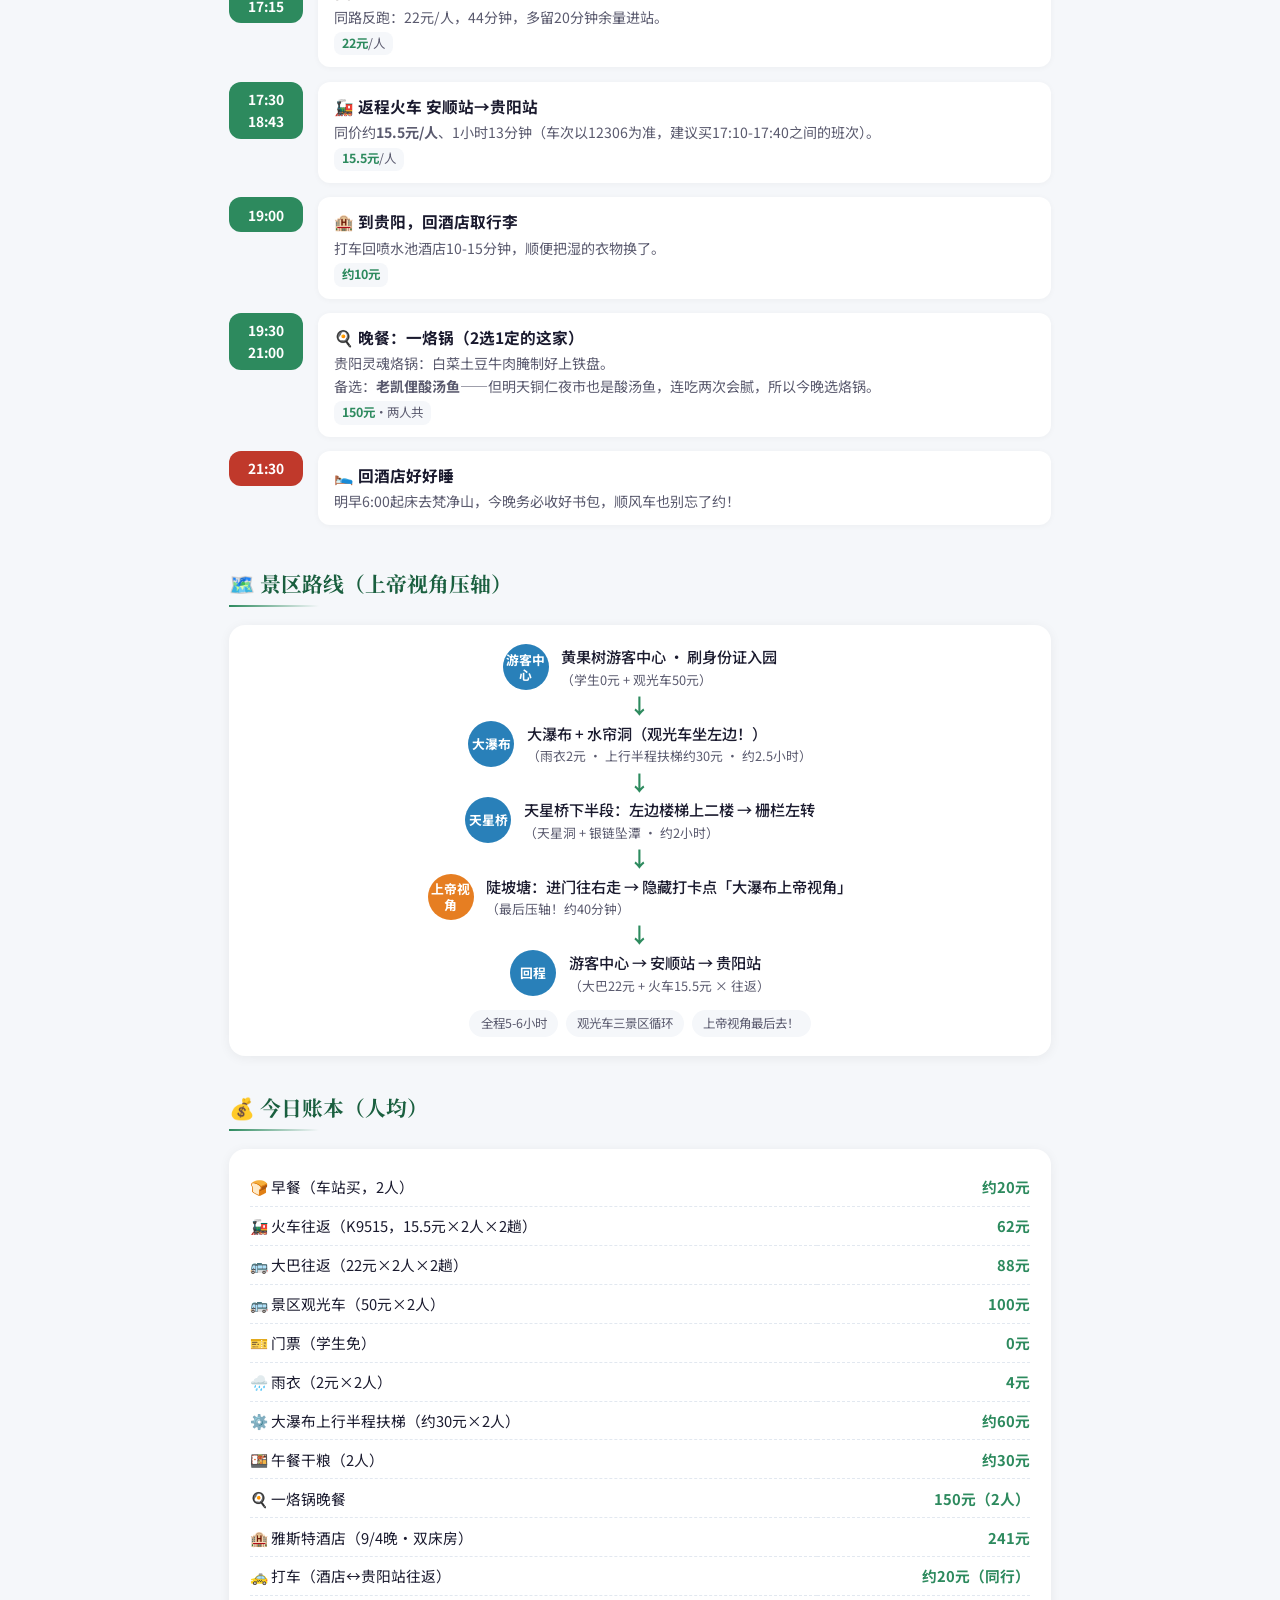
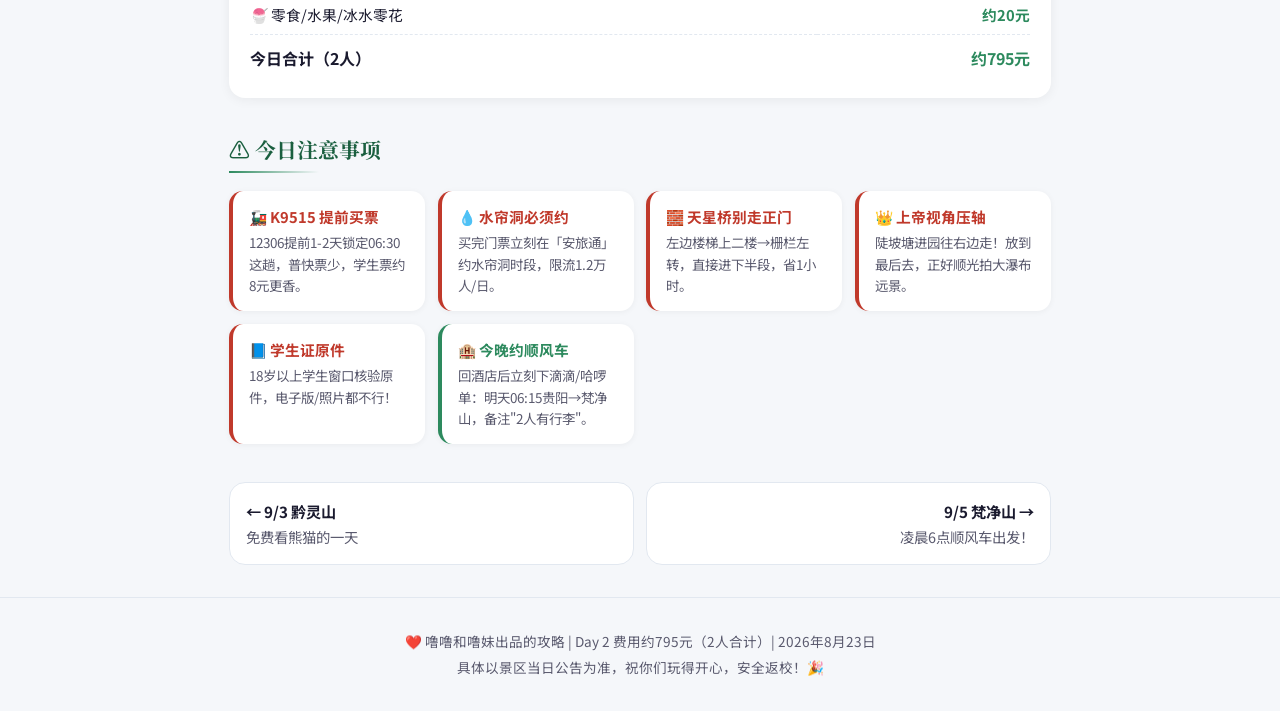
<file: day2.html>
<!DOCTYPE html>
<html lang="zh-CN">
<head>
<meta charset="UTF-8">
<meta name="viewport" content="width=device-width, initial-scale=1.0">
<title>噜噜和噜妹贵州游 | 9/4 黄果树</title>
<link rel="icon" href="data:image/svg+xml,%3Csvg xmlns='http://www.w3.org/2000/svg' viewBox='0 0 100 100'%3E%3Ccircle cx='50' cy='55' r='40' fill='%23F7A21B'/%3E%3Ccircle cx='50' cy='35' r='26' fill='%23F7A21B'/%3E%3Ccircle cx='39' cy='33' r='3' fill='%23463018'/%3E%3Ccircle cx='61' cy='33' r='3' fill='%23463018'/%3E%3Ccircle cx='50' cy='9' r='9' fill='%23F07F2A'/%3E%3Cpath d='M50 2 Q57 -7 64 -1 Q57 6 50 2' fill='%236FBF44'/%3E%3C/svg%3E">
<link rel="preconnect" href="https://fonts.googleapis.com">
<link rel="preconnect" href="https://fonts.gstatic.com" crossorigin>
<link href="https://fonts.googleapis.com/css2?family=Noto+Serif+SC:wght@600;700&family=Noto+Sans+SC:wght@300;400;500;700&display=swap" rel="stylesheet">
<link rel="stylesheet" href="style.css">
</head>
<body>

<div class="banner blue">
  🚂 06:30 K9515 贵阳站发车 · 顺序：大瀑布→天星桥→陡坡塘上天入地 · 晚餐一烙锅
</div>

<div class="hero" style="--hero-a:#1a5276;--hero-b:#49a0d8;">
  <div class="capy-spot l">
    <span class="bubble">观光车坐左边！</span>
    <span class="capy lulu"></span>
  </div>
  <div class="capy-spot r">
    <span class="bubble">2元雨衣别忘了～</span>
    <span class="capy mei"></span>
  </div>
  <div class="eyebrow">噜噜和噜妹贵州游 · DAY 2 · 9月4日 · 周五</div>
  <h1>💦 黄果树瀑布</h1>
  <div class="sub">学生免160元门票 · 大瀑布→天星桥→陡坡塘（压轴上帝视角）· 约6小时</div>
</div>

<div class="segwrap">
  <nav class="seg">
    <a href="index.html">总览</a>
    <a href="day1.html">9/3 黔灵山</a>
    <a class="on" href="day2.html">9/4 黄果树</a>
    <a href="day3.html">9/5 梵净山</a>
    <a href="day4.html">9/6 返程</a>
  </nav>
</div>

<div class="pills" style="justify-content:center;display:flex;gap:.6rem;flex-wrap:wrap;margin:.6rem 1rem 0;">
  <span class="pill">🚂 火车K9515+大巴</span>
  <span class="pill">🕘 05:50-21:30</span>
  <span class="pill">💸 约795元·2人合计</span>
  <span class="pill">🏨 回雅斯特住</span>
</div>

<main>

  <!-- 时间线 -->
  <section>
    <h2 class="sec-t">🕘 今日时间线</h2>
    <div class="sec-line"></div>
    <div class="tl">

      <div class="tl-row">
        <div class="tl-time red">05:50</div>
        <div class="tl-body"><h4>⏰ 起床 + 退房</h4><p>行李<b>寄存酒店前台</b>，今晚还要回来住。早餐提前买好带车上吃。</p></div>
      </div>

      <div class="tl-row">
        <div class="tl-time">06:05</div>
        <div class="tl-body"><h4>🚕 打车去贵阳站</h4><p>喷水池→贵阳火车站约3公里，打车10-15分钟；地铁1号线也能到但早班车不稳，推荐打车。</p><span class="cost"><b>约10元</b></span></div>
      </div>

      <div class="tl-row">
        <div class="tl-time">06:30<br>07:43</div>
        <div class="tl-body"><h4>🚂 K9515 贵阳站→安顺站</h4><p>普快硬座<b>15.5元/人</b>，1小时13分钟（学生票约8元/人），车上啃个面包就是早餐。<b>提前1-2天在12306买票！</b></p><span class="cost">早餐<b>约20元</b>2人</span></div>
      </div>

      <div class="tl-row">
        <div class="tl-time">08:00<br>08:44</div>
        <div class="tl-body"><h4>🚌 出站转景区大巴</h4><p>安顺站附近客运站乘黄果树旅游大巴，<b>22元/人</b>，44分钟直达景区。</p><span class="cost"><b>22元</b>/人</span></div>
      </div>

      <div class="tl-row">
        <div class="tl-time">09:00</div>
        <div class="tl-body"><h4>🎫 游客中心入园</h4><p>刷身份证入园：学生0元+观光车50元/人（必购，三景区循环车）。</p><span class="cost"><b>50元</b>/人</span></div>
      </div>

      <div class="tl-row">
        <div class="tl-time">09:15<br>11:45</div>
        <div class="tl-body"><h4>💧 第1站：大瀑布 + 水帘洞（2.5小时）</h4><p>观光车去大瀑布<b>上车坐左边！</b>（出发后左侧一路看瀑布全景）<br>门口2元雨衣必买 → <b>步行下行</b>不坐扶梯（省30元）→ 水帘洞穿越水帘 → <b>上行买半程扶梯</b>约30元省腿。</p>        <span class="cost">雨衣<b>2元</b>/人 + 扶梯<b>约30元</b>/人·半程</span></div>
      </div>

      <div class="tl-row">
        <div class="tl-time">12:00</div>
        <div class="tl-body"><h4>🍱 午餐（自备干粮）</h4><p>景区食物贵，早上买好的面包+水在这里解决。</p><span class="cost"><b>约15元</b></span></div>
      </div>

      <div class="tl-row">
        <div class="tl-time">13:00<br>15:00</div>
        <div class="tl-body"><h4>🧱 第2站：天星桥（下半段）</h4><p>最多攻略的坑：<b>别沿正门上去！</b>从<b>左边楼梯上二楼</b>，看到一个栅栏<b>左转</b>，直奔下半段：天星洞、银链坠潭瀑布。上半程没景点，别浪费体力。</p></div>
      </div>

      <div class="tl-row">
        <div class="tl-time">15:15<br>15:50</div>
        <div class="tl-body"><h4>👑 第3站（压轴）：陡坡塘「上帝视角」</h4><p><b>最后才来打卡！</b>进门<b>往右边走</b>，隐藏打卡点「大瀑布上帝视角」——86版西游记取景地，站在此处远眺大瀑布全景，超美。</p></div>
      </div>

      <div class="tl-row">
        <div class="tl-time">16:00</div>
        <div class="tl-body"><h4>🚌 观光车回游客中心</h4><p>出园前最后补一次水，别买景区纪念品。</p></div>
      </div>

      <div class="tl-row">
        <div class="tl-time">16:30<br>17:15</div>
        <div class="tl-body"><h4>🚌 返程：景区大巴→安顺站</h4><p>同路反跑：22元/人，44分钟，多留20分钟余量进站。</p><span class="cost"><b>22元</b>/人</span></div>
      </div>

      <div class="tl-row">
        <div class="tl-time">17:30<br>18:43</div>
        <div class="tl-body"><h4>🚂 返程火车 安顺站→贵阳站</h4><p>同价约<b>15.5元/人</b>、1小时13分钟（车次以12306为准，建议买17:10-17:40之间的班次）。</p><span class="cost"><b>15.5元</b>/人</span></div>
      </div>

      <div class="tl-row">
        <div class="tl-time">19:00</div>
        <div class="tl-body"><h4>🏨 到贵阳，回酒店取行李</h4><p>打车回喷水池酒店10-15分钟，顺便把湿的衣物换了。</p><span class="cost"><b>约10元</b></span></div>
      </div>

      <div class="tl-row">
        <div class="tl-time">19:30<br>21:00</div>
        <div class="tl-body"><h4>🍳 晚餐：一烙锅（2选1定的这家）</h4><p>贵阳灵魂烙锅：白菜土豆牛肉腌制好上铁盘。<br>备选：<b>老凯俚酸汤鱼</b>——但明天铜仁夜市也是酸汤鱼，连吃两次会腻，所以今晚选烙锅。</p><span class="cost"><b>150元</b>·两人共</span></div>
      </div>

      <div class="tl-row">
        <div class="tl-time red">21:30</div>
        <div class="tl-body"><h4>🛌 回酒店好好睡</h4><p>明早6:00起床去梵净山，今晚务必收好书包，顺风车也别忘了约！</p></div>
      </div>

    </div>
  </section>

  <!-- 路线图 -->
  <section>
    <h2 class="sec-t">🗺️ 景区路线（上帝视角压轴）</h2>
    <div class="sec-line"></div>
    <div class="card">
      <ol class="steps" style="--accent:#2980b9;">
        <li>
          <div class="node">
            <div class="circ">游客中心</div>
            <div><span class="nlabel">黄果树游客中心 · 刷身份证入园</span><span class="ncost">（学生0元 + 观光车50元）</span></div>
          </div><span class="arrow">↓</span>
        </li>
        <li>
          <div class="node">
            <div class="circ" style="background:#2980b9;">大瀑布</div>
            <div><span class="nlabel">大瀑布 + 水帘洞（观光车坐左边！）</span><span class="ncost">（雨衣2元 · 上行半程扶梯约30元 · 约2.5小时）</span></div>
          </div><span class="arrow">↓</span>
        </li>
        <li>
          <div class="node">
            <div class="circ" style="background:#2980b9;">天星桥</div>
            <div><span class="nlabel">天星桥下半段：左边楼梯上二楼 → 栅栏左转</span><span class="ncost">（天星洞 + 银链坠潭 · 约2小时）</span></div>
          </div><span class="arrow">↓</span>
        </li>
        <li>
          <div class="node">
            <div class="circ hot" style="background:#e67e22;">上帝视角</div>
            <div><span class="nlabel">陡坡塘：进门往右走 → 隐藏打卡点「大瀑布上帝视角」</span><span class="ncost">（最后压轴！约40分钟）</span></div>
          </div><span class="arrow">↓</span>
        </li>
        <li>
          <div class="node">
            <div class="circ" style="background:#2980b9;">回程</div>
            <div><span class="nlabel">游客中心 → 安顺站 → 贵阳站</span><span class="ncost">（大巴22元 + 火车15.5元 × 往返）</span></div>
          </div>
        </li>
      </ol>
      <div class="route-tags"><span class="route-tag">全程5-6小时</span><span class="route-tag">观光车三景区循环</span><span class="route-tag">上帝视角最后去！</span></div>
    </div>
  </section>

  <!-- 当日账本 -->
  <section>
    <h2 class="sec-t">💰 今日账本（人均）</h2>
    <div class="sec-line"></div>
    <div class="card">
      <table class="ledger">
        <tr><td>🍞 早餐（车站买，2人）</td><td>约20元</td></tr>
        <tr><td>🚂 火车往返（K9515，15.5元×2人×2趟）</td><td>62元</td></tr>
        <tr><td>🚌 大巴往返（22元×2人×2趟）</td><td>88元</td></tr>
        <tr><td>🚌 景区观光车（50元×2人）</td><td>100元</td></tr>
        <tr><td>🎫 门票（学生免）</td><td>0元</td></tr>
        <tr><td>🌧️ 雨衣（2元×2人）</td><td>4元</td></tr>
        <tr><td>⚙️ 大瀑布上行半程扶梯（约30元×2人）</td><td>约60元</td></tr>
        <tr><td>🍱 午餐干粮（2人）</td><td>约30元</td></tr>
        <tr><td>🍳 一烙锅晚餐</td><td>150元（2人）</td></tr>
        <tr><td>🏨 雅斯特酒店（9/4晚·双床房）</td><td>241元</td></tr>
        <tr><td>🚕 打车（酒店↔贵阳站往返）</td><td>约20元（同行）</td></tr>
        <tr><td>🍧 零食/水果/冰水零花</td><td>约20元</td></tr>
        <tr class="sum"><td>今日合计（2人）</td><td>约795元</td></tr>
      </table>
    </div>
  </section>

  <!-- 关键提醒 -->
  <section>
    <h2 class="sec-t">⚠️ 今日注意事项</h2>
    <div class="sec-line"></div>
    <div class="warn2">
      <div class="wn"><h5>🚂 K9515 提前买票</h5><p>12306提前1-2天锁定06:30这趟，普快票少，学生票约8元更香。</p></div>
      <div class="wn"><h5>💧 水帘洞必须约</h5><p>买完门票立刻在「安旅通」约水帘洞时段，限流1.2万人/日。</p></div>
      <div class="wn"><h5>🧱 天星桥别走正门</h5><p>左边楼梯上二楼→栅栏左转，直接进下半段，省1小时。</p></div>
      <div class="wn"><h5>👑 上帝视角压轴</h5><p>陡坡塘进园往右边走！放到最后去，正好顺光拍大瀑布远景。</p></div>
      <div class="wn"><h5>📘 学生证原件</h5><p>18岁以上学生窗口核验原件，电子版/照片都不行！</p></div>
      <div class="wn gr"><h5>🏨 今晚约顺风车</h5><p>回酒店后立刻下滴滴/哈啰单：明天06:15贵阳→梵净山，备注"2人有行李"。</p></div>
    </div>
  </section>

  <!-- 上下页 -->
  <div class="daynav">
    <a class="prev" href="day1.html"><b>← 9/3 黔灵山</b>免费看熊猫的一天</a>
    <a class="next" href="day3.html"><b>9/5 梵净山 →</b>凌晨6点顺风车出发！</a>
  </div>

</main>

<footer>
  <p>❤️ 噜噜和噜妹出品的攻略 | Day 2 费用约795元（2人合计）| 2026年8月23日</p>
  <p>具体以景区当日公告为准，祝你们玩得开心，安全返校！🎉</p>
</footer>

<script>
document.addEventListener('DOMContentLoaded',function(){
  var io=new IntersectionObserver(function(es){
    es.forEach(function(e){if(e.isIntersecting){e.target.classList.add('show');io.unobserve(e.target);}});
  },{threshold:.1});
  document.querySelectorAll('section,.hero').forEach(function(el){io.observe(el);});
});
</script>
</body>
</html>
</file>
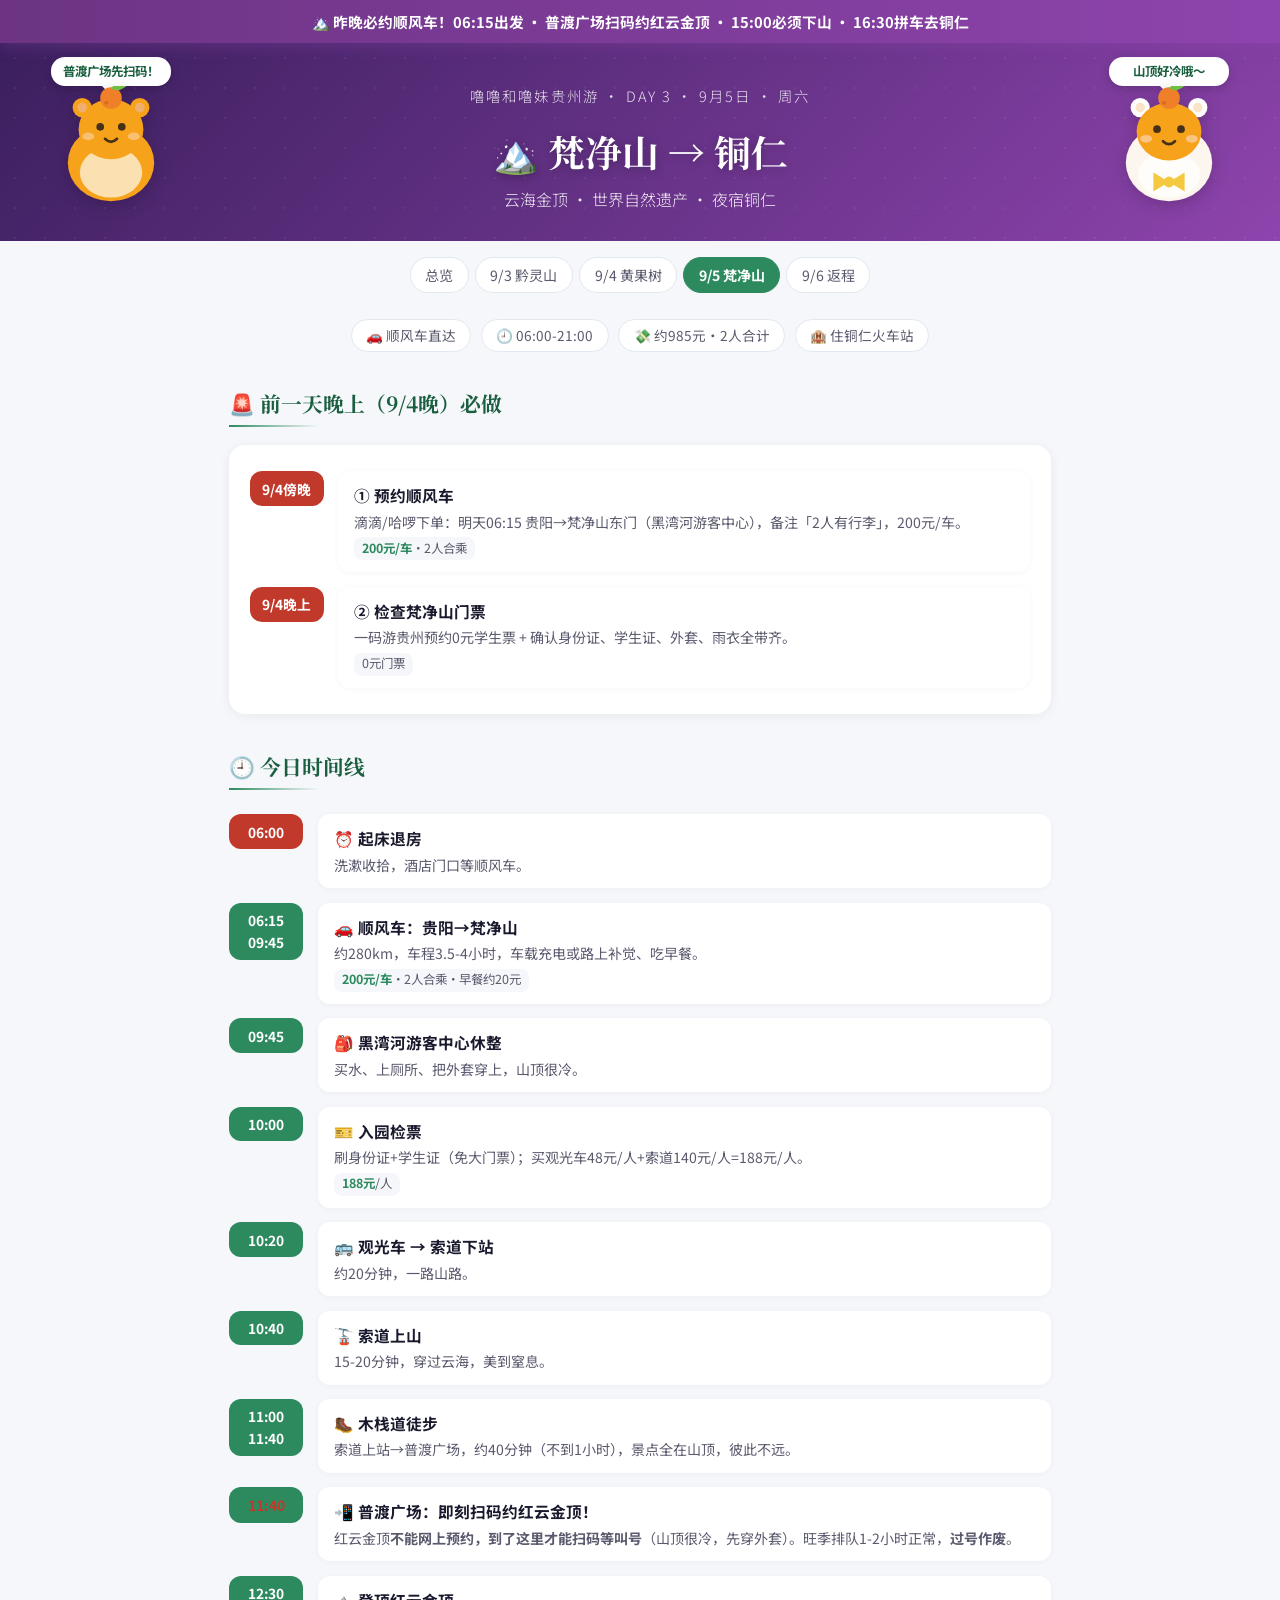
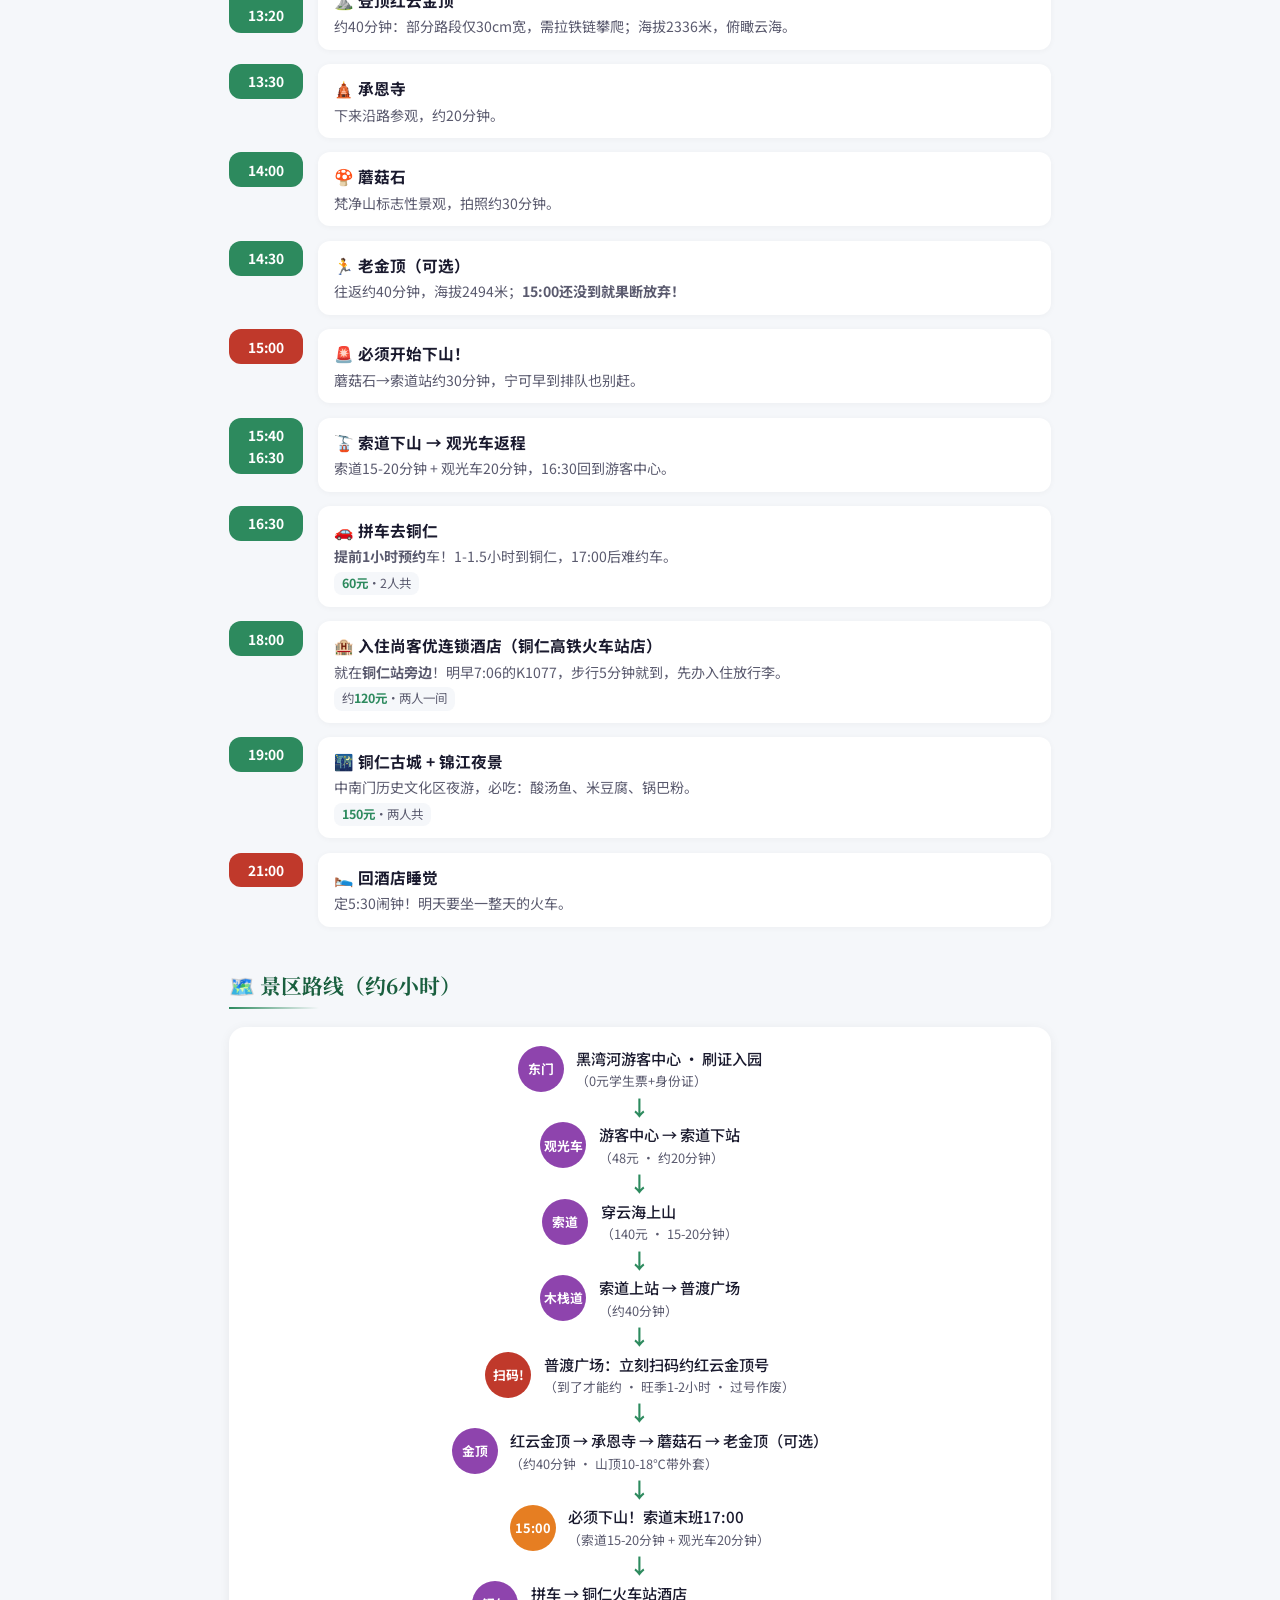
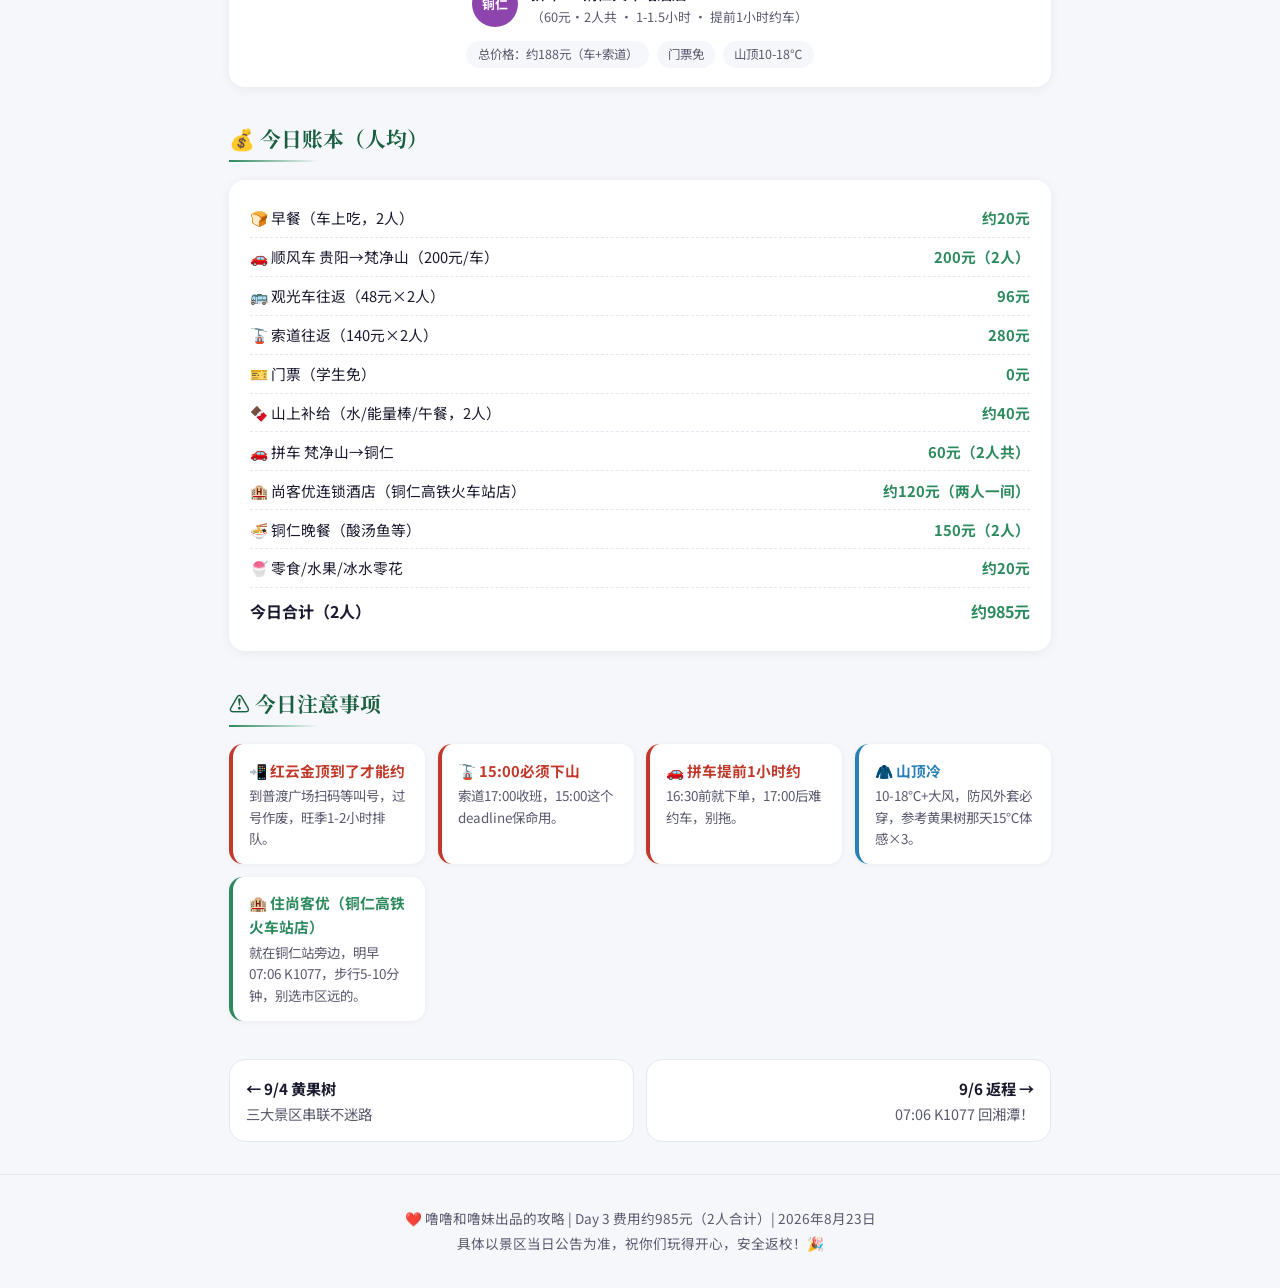
<file: day3.html>
<!DOCTYPE html>
<html lang="zh-CN">
<head>
<meta charset="UTF-8">
<meta name="viewport" content="width=device-width, initial-scale=1.0">
<title>噜噜和噜妹贵州游 | 9/5 梵净山</title>
<link rel="icon" href="data:image/svg+xml,%3Csvg xmlns='http://www.w3.org/2000/svg' viewBox='0 0 100 100'%3E%3Ccircle cx='50' cy='55' r='40' fill='%23F7A21B'/%3E%3Ccircle cx='50' cy='35' r='26' fill='%23F7A21B'/%3E%3Ccircle cx='39' cy='33' r='3' fill='%23463018'/%3E%3Ccircle cx='61' cy='33' r='3' fill='%23463018'/%3E%3Ccircle cx='50' cy='9' r='9' fill='%23F07F2A'/%3E%3Cpath d='M50 2 Q57 -7 64 -1 Q57 6 50 2' fill='%236FBF44'/%3E%3C/svg%3E">
<link rel="preconnect" href="https://fonts.googleapis.com">
<link rel="preconnect" href="https://fonts.gstatic.com" crossorigin>
<link href="https://fonts.googleapis.com/css2?family=Noto+Serif+SC:wght@600;700&family=Noto+Sans+SC:wght@300;400;500;700&display=swap" rel="stylesheet">
<link rel="stylesheet" href="style.css">
</head>
<body>

<div class="banner purple">
  🏔️ 昨晚必约顺风车！06:15出发 · 普渡广场扫码约红云金顶 · 15:00必须下山 · 16:30拼车去铜仁
</div>

<div class="hero" style="--hero-a:#3b1f5e;--hero-b:#8e44ad;">
  <div class="capy-spot l">
    <span class="bubble">普渡广场先扫码！</span>
    <span class="capy lulu"></span>
  </div>
  <div class="capy-spot r">
    <span class="bubble">山顶好冷哦～</span>
    <span class="capy mei"></span>
  </div>
  <div class="eyebrow">噜噜和噜妹贵州游 · DAY 3 · 9月5日 · 周六</div>
  <h1>🏔️ 梵净山 → 铜仁</h1>
  <div class="sub">云海金顶 · 世界自然遗产 · 夜宿铜仁</div>
</div>

<div class="segwrap">
  <nav class="seg">
    <a href="index.html">总览</a>
    <a href="day1.html">9/3 黔灵山</a>
    <a href="day2.html">9/4 黄果树</a>
    <a class="on" href="day3.html">9/5 梵净山</a>
    <a href="day4.html">9/6 返程</a>
  </nav>
</div>

<div class="pills" style="justify-content:center;display:flex;gap:.6rem;flex-wrap:wrap;margin:.6rem 1rem 0;">
  <span class="pill">🚗 顺风车直达</span>
  <span class="pill">🕘 06:00-21:00</span>
  <span class="pill">💸 约985元·2人合计</span>
  <span class="pill">🏨 住铜仁火车站</span>
</div>

<main>

  <!-- 昨晚必做 -->
  <section>
    <h2 class="sec-t">🚨 前一天晚上（9/4晚）必做</h2>
    <div class="sec-line"></div>
    <div class="card">
      <div class="tl">
        <div class="tl-row">
          <div class="tl-time red">9/4傍晚</div>
          <div class="tl-body">
            <h4>① 预约顺风车</h4>
            <p>滴滴/哈啰下单：明天06:15 贵阳→梵净山东门（黑湾河游客中心），备注「2人有行李」，200元/车。</p>
            <span class="cost"><b>200元/车</b>·2人合乘</span>
          </div>
        </div>
        <div class="tl-row">
          <div class="tl-time red">9/4晚上</div>
          <div class="tl-body">
            <h4>② 检查梵净山门票</h4>
            <p>一码游贵州预约0元学生票 + 确认身份证、学生证、外套、雨衣全带齐。</p>
            <span class="cost">0元门票</span>
          </div>
        </div>
      </div>
    </div>
  </section>

  <!-- 时间线 -->
  <section>
    <h2 class="sec-t">🕘 今日时间线</h2>
    <div class="sec-line"></div>
    <div class="tl">

      <div class="tl-row">
        <div class="tl-time red">06:00</div>
        <div class="tl-body"><h4>⏰ 起床退房</h4><p>洗漱收拾，酒店门口等顺风车。</p></div>
      </div>

      <div class="tl-row">
        <div class="tl-time">06:15<br>09:45</div>
        <div class="tl-body"><h4>🚗 顺风车：贵阳→梵净山</h4><p>约280km，车程3.5-4小时，车载充电或路上补觉、吃早餐。</p><span class="cost"><b>200元/车</b>·2人合乘·早餐约20元</span></div>
      </div>

      <div class="tl-row">
        <div class="tl-time">09:45</div>
        <div class="tl-body"><h4>🎒 黑湾河游客中心休整</h4><p>买水、上厕所、把外套穿上，山顶很冷。</p></div>
      </div>

      <div class="tl-row">
        <div class="tl-time">10:00</div>
        <div class="tl-body"><h4>🎫 入园检票</h4><p>刷身份证+学生证（免大门票）；买观光车48元/人+索道140元/人=188元/人。</p><span class="cost"><b>188元</b>/人</span></div>
      </div>

      <div class="tl-row">
        <div class="tl-time">10:20</div>
        <div class="tl-body"><h4>🚌 观光车 → 索道下站</h4><p>约20分钟，一路山路。</p></div>
      </div>

      <div class="tl-row">
        <div class="tl-time">10:40</div>
        <div class="tl-body"><h4>🚡 索道上山</h4><p>15-20分钟，穿过云海，美到窒息。</p></div>
      </div>

      <div class="tl-row">
        <div class="tl-time">11:00<br>11:40</div>
        <div class="tl-body"><h4>🥾 木栈道徒步</h4><p>索道上站→普渡广场，约40分钟（不到1小时），景点全在山顶，彼此不远。</p></div>
      </div>

      <div class="tl-row">
        <div class="tl-time hot">11:40</div>
        <div class="tl-body"><h4>📲 普渡广场：即刻扫码约红云金顶！</h4><p>红云金顶<b>不能网上预约，到了这里才能扫码等叫号</b>（山顶很冷，先穿外套）。旺季排队1-2小时正常，<b>过号作废</b>。</p></div>
      </div>

      <div class="tl-row">
        <div class="tl-time">12:30<br>13:20</div>
        <div class="tl-body"><h4>⛰️ 登顶红云金顶</h4><p>约40分钟：部分路段仅30cm宽，需拉铁链攀爬；海拔2336米，俯瞰云海。</p></div>
      </div>

      <div class="tl-row">
        <div class="tl-time">13:30</div>
        <div class="tl-body"><h4>🛕 承恩寺</h4><p>下来沿路参观，约20分钟。</p></div>
      </div>

      <div class="tl-row">
        <div class="tl-time">14:00</div>
        <div class="tl-body"><h4>🍄 蘑菇石</h4><p>梵净山标志性景观，拍照约30分钟。</p></div>
      </div>

      <div class="tl-row">
        <div class="tl-time">14:30</div>
        <div class="tl-body"><h4>🏃 老金顶（可选）</h4><p>往返约40分钟，海拔2494米；<b>15:00还没到就果断放弃！</b></p></div>
      </div>

      <div class="tl-row">
        <div class="tl-time red">15:00</div>
        <div class="tl-body"><h4>🚨 必须开始下山！</h4><p>蘑菇石→索道站约30分钟，宁可早到排队也别赶。</p></div>
      </div>

      <div class="tl-row">
        <div class="tl-time">15:40<br>16:30</div>
        <div class="tl-body"><h4>🚡 索道下山 → 观光车返程</h4><p>索道15-20分钟 + 观光车20分钟，16:30回到游客中心。</p></div>
      </div>

      <div class="tl-row">
        <div class="tl-time">16:30</div>
        <div class="tl-body"><h4>🚗 拼车去铜仁</h4><p><b>提前1小时预约</b>车！1-1.5小时到铜仁，17:00后难约车。</p><span class="cost"><b>60元</b>·2人共</span></div>
      </div>

      <div class="tl-row">
        <div class="tl-time">18:00</div>
        <div class="tl-body"><h4>🏨 入住尚客优连锁酒店（铜仁高铁火车站店）</h4><p>就在<b>铜仁站旁边</b>！明早7:06的K1077，步行5分钟就到，先办入住放行李。</p><span class="cost">约<b>120元</b>·两人一间</span></div>
      </div>

      <div class="tl-row">
        <div class="tl-time">19:00</div>
        <div class="tl-body"><h4>🌃 铜仁古城 + 锦江夜景</h4><p>中南门历史文化区夜游，必吃：酸汤鱼、米豆腐、锅巴粉。</p><span class="cost"><b>150元</b>·两人共</span></div>
      </div>

      <div class="tl-row">
        <div class="tl-time red">21:00</div>
        <div class="tl-body"><h4>🛌 回酒店睡觉</h4><p>定5:30闹钟！明天要坐一整天的火车。</p></div>
      </div>

    </div>
  </section>

  <!-- 路线图 -->
  <section>
    <h2 class="sec-t">🗺️ 景区路线（约6小时）</h2>
    <div class="sec-line"></div>
    <div class="card">
      <ol class="steps" style="--accent:#8e44ad;">
        <li>
          <div class="node">
            <div class="circ">东门</div>
            <div><span class="nlabel">黑湾河游客中心 · 刷证入园</span><span class="ncost">（0元学生票+身份证）</span></div>
          </div><span class="arrow">↓</span>
        </li>
        <li>
          <div class="node">
            <div class="circ">观光车</div>
            <div><span class="nlabel">游客中心 → 索道下站</span><span class="ncost">（48元 · 约20分钟）</span></div>
          </div><span class="arrow">↓</span>
        </li>
        <li>
          <div class="node">
            <div class="circ">索道</div>
            <div><span class="nlabel">穿云海上山</span><span class="ncost">（140元 · 15-20分钟）</span></div>
          </div><span class="arrow">↓</span>
        </li>
        <li>
          <div class="node">
            <div class="circ">木栈道</div>
            <div><span class="nlabel">索道上站 → 普渡广场</span><span class="ncost">（约40分钟）</span></div>
          </div><span class="arrow">↓</span>
        </li>
        <li>
          <div class="node">
            <div class="circ hot">扫码!</div>
            <div><span class="nlabel">普渡广场：立刻扫码约红云金顶号</span><span class="ncost">（到了才能约 · 旺季1-2小时 · 过号作废）</span></div>
          </div><span class="arrow">↓</span>
        </li>
        <li>
          <div class="node">
            <div class="circ">金顶</div>
            <div><span class="nlabel">红云金顶 → 承恩寺 → 蘑菇石 → 老金顶（可选）</span><span class="ncost">（约40分钟 · 山顶10-18℃带外套）</span></div>
          </div><span class="arrow">↓</span>
        </li>
        <li>
          <div class="node">
            <div class="circ warn">15:00</div>
            <div><span class="nlabel">必须下山！索道末班17:00</span><span class="ncost">（索道15-20分钟 + 观光车20分钟）</span></div>
          </div><span class="arrow">↓</span>
        </li>
        <li>
          <div class="node">
            <div class="circ">铜仁</div>
            <div><span class="nlabel">拼车 → 铜仁火车站酒店</span><span class="ncost">（60元·2人共 · 1-1.5小时 · 提前1小时约车）</span></div>
          </div>
        </li>
      </ol>
      <div class="route-tags"><span class="route-tag">总价格：约188元（车+索道）</span><span class="route-tag">门票免</span><span class="route-tag">山顶10-18℃</span></div>
    </div>
  </section>

  <!-- 当日账本 -->
  <section>
    <h2 class="sec-t">💰 今日账本（人均）</h2>
    <div class="sec-line"></div>
    <div class="card">
      <table class="ledger">
        <tr><td>🍞 早餐（车上吃，2人）</td><td>约20元</td></tr>
        <tr><td>🚗 顺风车 贵阳→梵净山（200元/车）</td><td>200元（2人）</td></tr>
        <tr><td>🚌 观光车往返（48元×2人）</td><td>96元</td></tr>
        <tr><td>🚡 索道往返（140元×2人）</td><td>280元</td></tr>
        <tr><td>🎫 门票（学生免）</td><td>0元</td></tr>
        <tr><td>🍫 山上补给（水/能量棒/午餐，2人）</td><td>约40元</td></tr>
        <tr><td>🚗 拼车 梵净山→铜仁</td><td>60元（2人共）</td></tr>
        <tr><td>🏨 尚客优连锁酒店（铜仁高铁火车站店）</td><td>约120元（两人一间）</td></tr>
        <tr><td>🍜 铜仁晚餐（酸汤鱼等）</td><td>150元（2人）</td></tr>
        <tr><td>🍧 零食/水果/冰水零花</td><td>约20元</td></tr>
        <tr class="sum"><td>今日合计（2人）</td><td>约985元</td></tr>
      </table>
    </div>
  </section>

  <!-- 关键提醒 -->
  <section>
    <h2 class="sec-t">⚠️ 今日注意事项</h2>
    <div class="sec-line"></div>
    <div class="warn2">
      <div class="wn"><h5>📲 红云金顶到了才能约</h5><p>到普渡广场扫码等叫号，过号作废，旺季1-2小时排队。</p></div>
      <div class="wn"><h5>🚡 15:00必须下山</h5><p>索道17:00收班，15:00这个deadline保命用。</p></div>
      <div class="wn"><h5>🚗 拼车提前1小时约</h5><p>16:30前就下单，17:00后难约车，别拖。</p></div>
      <div class="wn bu"><h5>🧥 山顶冷</h5><p>10-18℃+大风，防风外套必穿，参考黄果树那天15℃体感×3。</p></div>
      <div class="wn gr"><h5>🏨 住尚客优（铜仁高铁火车站店）</h5><p>就在铜仁站旁边，明早07:06 K1077，步行5-10分钟，别选市区远的。</p></div>
    </div>
  </section>

  <!-- 上下页 -->
  <div class="daynav">
    <a class="prev" href="day2.html"><b>← 9/4 黄果树</b>三大景区串联不迷路</a>
    <a class="next" href="day4.html"><b>9/6 返程 →</b>07:06 K1077 回湘潭！</a>
  </div>

</main>

<footer>
  <p>❤️ 噜噜和噜妹出品的攻略 | Day 3 费用约985元（2人合计）| 2026年8月23日</p>
  <p>具体以景区当日公告为准，祝你们玩得开心，安全返校！🎉</p>
</footer>

<script>
document.addEventListener('DOMContentLoaded',function(){
  var io=new IntersectionObserver(function(es){
    es.forEach(function(e){if(e.isIntersecting){e.target.classList.add('show');io.unobserve(e.target);}});
  },{threshold:.1});
  document.querySelectorAll('section,.hero').forEach(function(el){io.observe(el);});
});
</script>
</body>
</html>
</file>
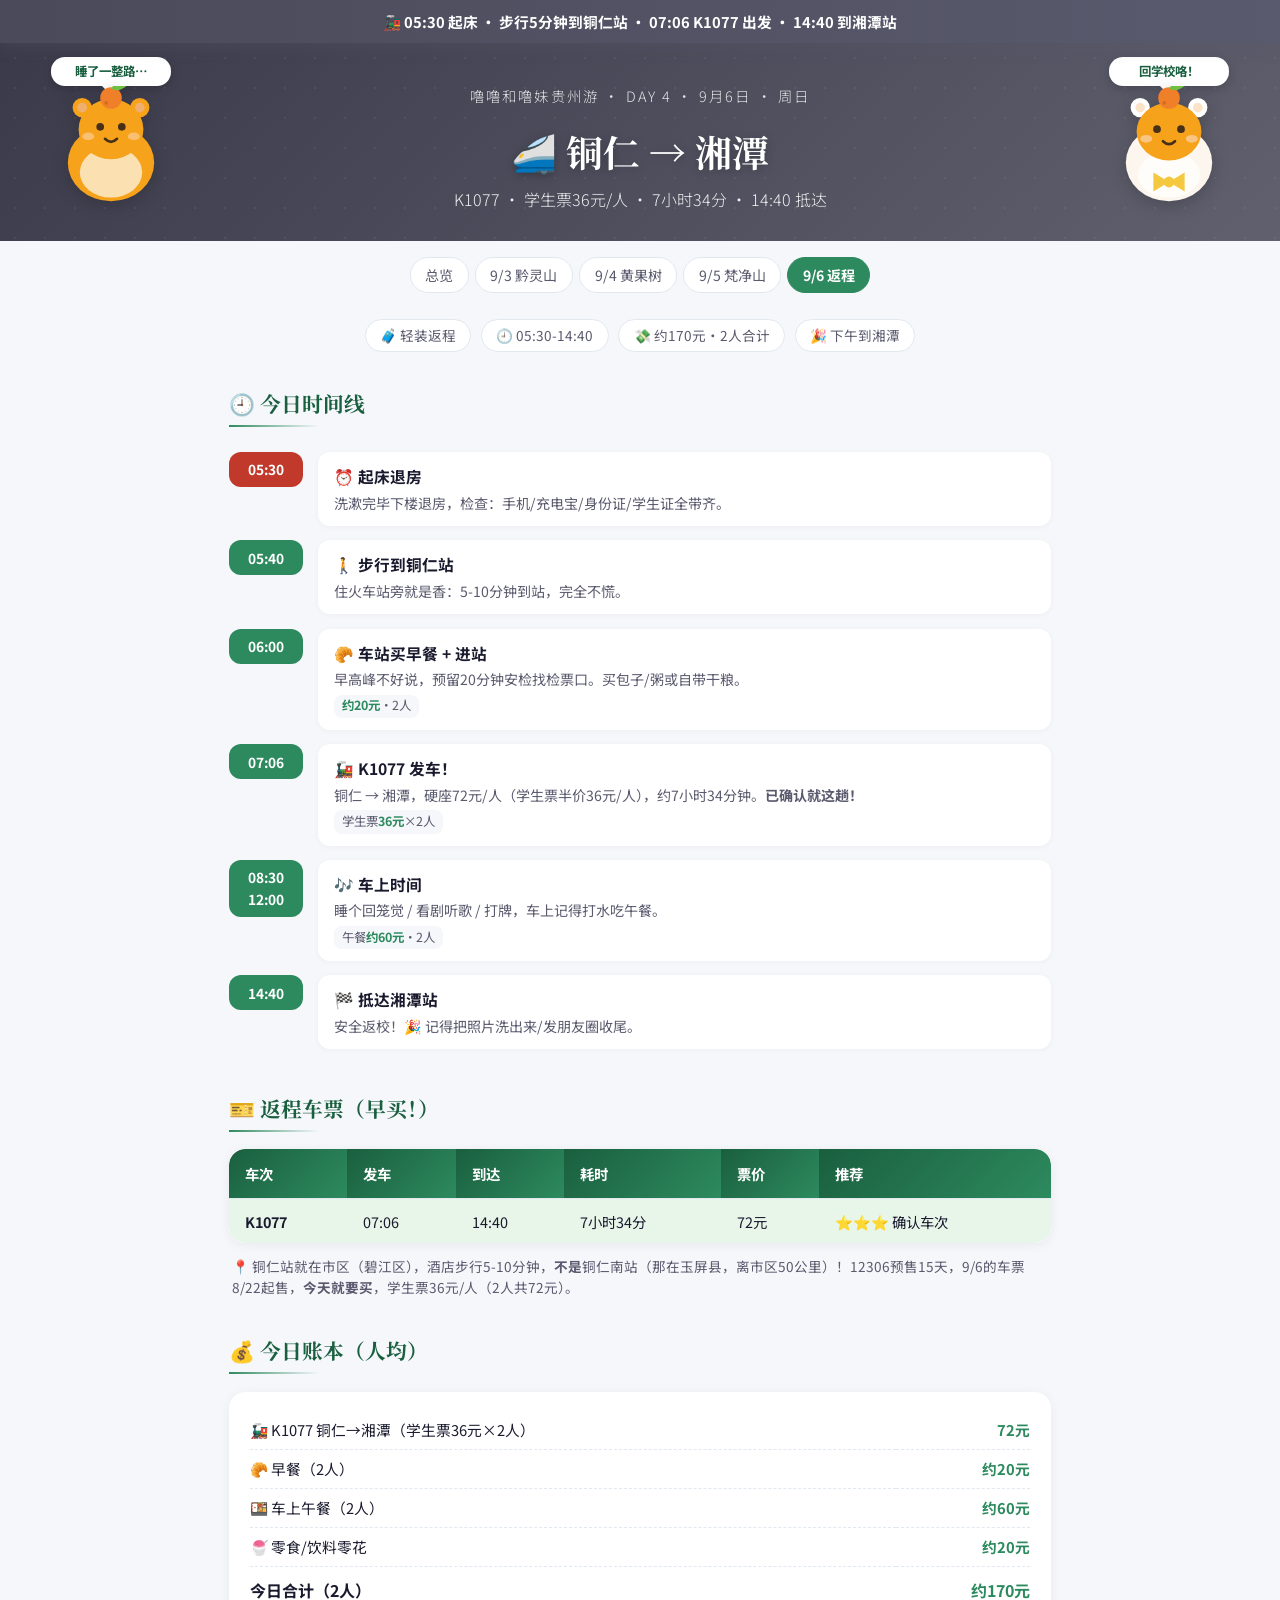
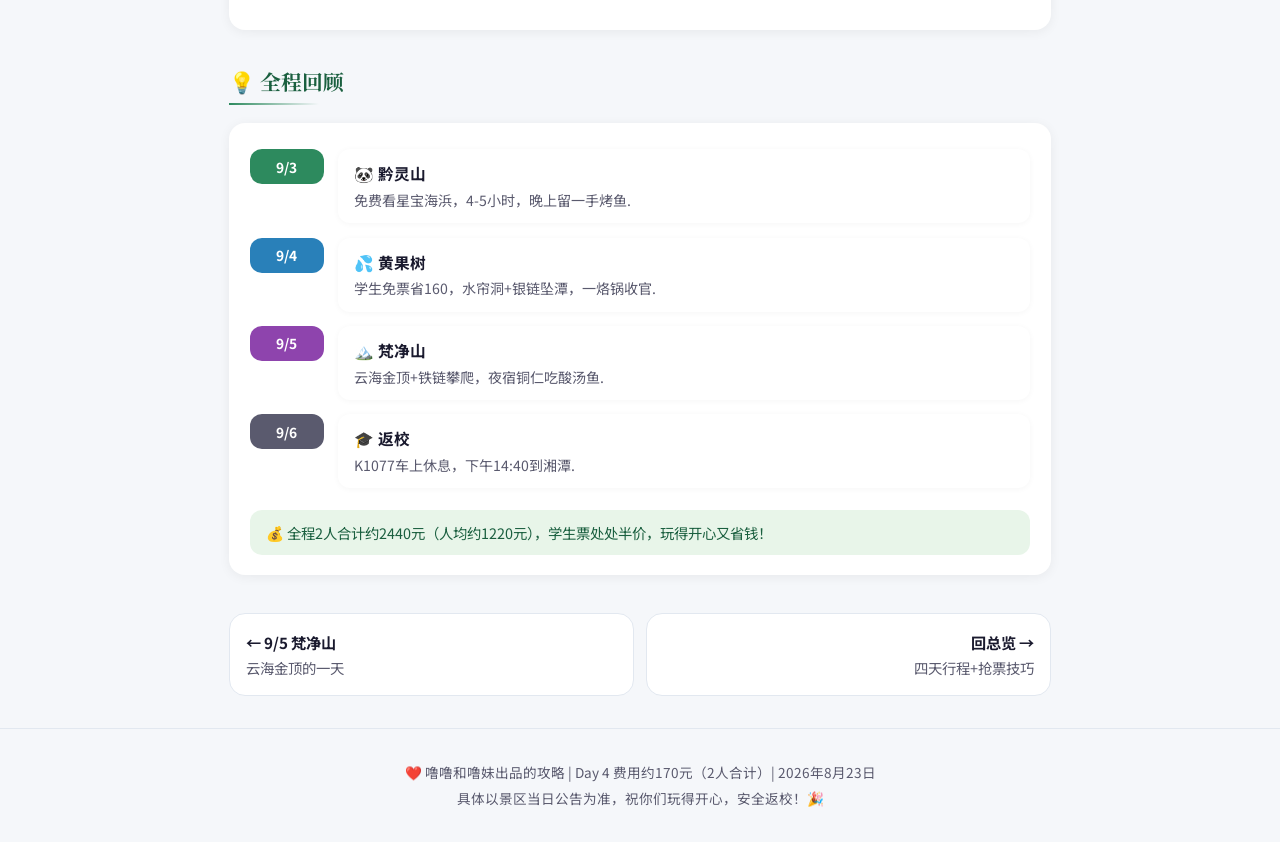
<file: day4.html>
<!DOCTYPE html>
<html lang="zh-CN">
<head>
<meta charset="UTF-8">
<meta name="viewport" content="width=device-width, initial-scale=1.0">
<title>噜噜和噜妹贵州游 | 9/6 返程</title>
<link rel="icon" href="data:image/svg+xml,%3Csvg xmlns='http://www.w3.org/2000/svg' viewBox='0 0 100 100'%3E%3Ccircle cx='50' cy='55' r='40' fill='%23F7A21B'/%3E%3Ccircle cx='50' cy='35' r='26' fill='%23F7A21B'/%3E%3Ccircle cx='39' cy='33' r='3' fill='%23463018'/%3E%3Ccircle cx='61' cy='33' r='3' fill='%23463018'/%3E%3Ccircle cx='50' cy='9' r='9' fill='%23F07F2A'/%3E%3Cpath d='M50 2 Q57 -7 64 -1 Q57 6 50 2' fill='%236FBF44'/%3E%3C/svg%3E">
<link rel="preconnect" href="https://fonts.googleapis.com">
<link rel="preconnect" href="https://fonts.gstatic.com" crossorigin>
<link href="https://fonts.googleapis.com/css2?family=Noto+Serif+SC:wght@600;700&family=Noto+Sans+SC:wght@300;400;500;700&display=swap" rel="stylesheet">
<link rel="stylesheet" href="style.css">
</head>
<body>

<div class="banner gray">
  🚂 05:30 起床 · 步行5分钟到铜仁站 · 07:06 K1077 出发 · 14:40 到湘潭站
</div>

<div class="hero" style="--hero-a:#3a3a4a;--hero-b:#60606e;">
  <div class="capy-spot l">
    <span class="bubble">睡了一整路…</span>
    <span class="capy lulu"></span>
  </div>
  <div class="capy-spot r">
    <span class="bubble">回学校咯！</span>
    <span class="capy mei"></span>
  </div>
  <div class="eyebrow">噜噜和噜妹贵州游 · DAY 4 · 9月6日 · 周日</div>
  <h1>🚄 铜仁 → 湘潭</h1>
  <div class="sub">K1077 · 学生票36元/人 · 7小时34分 · 14:40 抵达</div>
</div>

<div class="segwrap">
  <nav class="seg">
    <a href="index.html">总览</a>
    <a href="day1.html">9/3 黔灵山</a>
    <a href="day2.html">9/4 黄果树</a>
    <a href="day3.html">9/5 梵净山</a>
    <a class="on" href="day4.html">9/6 返程</a>
  </nav>
</div>

<div class="pills" style="justify-content:center;display:flex;gap:.6rem;flex-wrap:wrap;margin:.6rem 1rem 0;">
  <span class="pill">🧳 轻装返程</span>
  <span class="pill">🕘 05:30-14:40</span>
  <span class="pill">💸 约170元·2人合计</span>
  <span class="pill">🎉 下午到湘潭</span>
</div>

<main>

  <!-- 时间线 -->
  <section>
    <h2 class="sec-t">🕘 今日时间线</h2>
    <div class="sec-line"></div>
    <div class="tl">

      <div class="tl-row">
        <div class="tl-time red">05:30</div>
        <div class="tl-body"><h4>⏰ 起床退房</h4><p>洗漱完毕下楼退房，检查：手机/充电宝/身份证/学生证全带齐。</p></div>
      </div>

      <div class="tl-row">
        <div class="tl-time">05:40</div>
        <div class="tl-body"><h4>🚶 步行到铜仁站</h4><p>住火车站旁就是香：5-10分钟到站，完全不慌。</p></div>
      </div>

      <div class="tl-row">
        <div class="tl-time">06:00</div>
        <div class="tl-body"><h4>🥐 车站买早餐 + 进站</h4><p>早高峰不好说，预留20分钟安检找检票口。买包子/粥或自带干粮。</p><span class="cost"><b>约20元</b>·2人</span></div>
      </div>

      <div class="tl-row">
        <div class="tl-time">07:06</div>
        <div class="tl-body"><h4>🚂 K1077 发车！</h4><p>铜仁 → 湘潭，硬座72元/人（学生票半价36元/人），约7小时34分钟。<b>已确认就这趟！</b></p><span class="cost">学生票<b>36元</b>×2人</span></div>
      </div>

      <div class="tl-row">
        <div class="tl-time">08:30<br>12:00</div>
        <div class="tl-body"><h4>🎶 车上时间</h4><p>睡个回笼觉 / 看剧听歌 / 打牌，车上记得打水吃午餐。</p><span class="cost">午餐<b>约60元</b>·2人</span></div>
      </div>

      <div class="tl-row">
        <div class="tl-time">14:40</div>
        <div class="tl-body"><h4>🏁 抵达湘潭站</h4><p>安全返校！🎉 记得把照片洗出来/发朋友圈收尾。</p></div>
      </div>

    </div>
  </section>

  <!-- 车票信息 -->
  <section>
    <h2 class="sec-t">🎫 返程车票（早买！）</h2>
    <div class="sec-line"></div>
    <div class="card" style="padding:0;overflow:hidden;">
      <table class="tbl" style="box-shadow:none;">
        <thead class="darkhead"><tr><th>车次</th><th>发车</th><th>到达</th><th>耗时</th><th>票价</th><th>推荐</th></tr></thead>
        <tbody>
          <tr class="best"><td><b>K1077</b></td><td>07:06</td><td>14:40</td><td>7小时34分</td><td>72元</td><td>⭐⭐⭐ 确认车次</td></tr>
        </tbody>
      </table>
    </div>
    <p style="margin:.8rem .2rem 0;font-size:.85rem;color:var(--ink-soft);">
      📍 铜仁站就在市区（碧江区），酒店步行5-10分钟，<b>不是</b>铜仁南站（那在玉屏县，离市区50公里）！12306预售15天，9/6的车票8/22起售，<b>今天就要买</b>，学生票36元/人（2人共72元）。
    </p>
  </section>

  <!-- 当日账本 -->
  <section>
    <h2 class="sec-t">💰 今日账本（人均）</h2>
    <div class="sec-line"></div>
    <div class="card">
      <table class="ledger">
        <tr><td>🚂 K1077 铜仁→湘潭（学生票36元×2人）</td><td>72元</td></tr>
        <tr><td>🥐 早餐（2人）</td><td>约20元</td></tr>
        <tr><td>🍱 车上午餐（2人）</td><td>约60元</td></tr>
        <tr><td>🍧 零食/饮料零花</td><td>约20元</td></tr>
        <tr class="sum"><td>今日合计（2人）</td><td>约170元</td></tr>
      </table>
    </div>
  </section>

  <!-- 收尾 -->
  <section>
    <h2 class="sec-t">💡 全程回顾</h2>
    <div class="sec-line"></div>
    <div class="card">
      <div class="tl">
        <div class="tl-row">
          <div class="tl-time" style="background:#2d8a5e;">9/3</div>
          <div class="tl-body"><h4>🐼 黔灵山</h4><p>免费看星宝海浜，4-5小时，晚上留一手烤鱼.</p></div>
        </div>
        <div class="tl-row">
          <div class="tl-time" style="background:#2980b9;">9/4</div>
          <div class="tl-body"><h4>💦 黄果树</h4><p>学生免票省160，水帘洞+银链坠潭，一烙锅收官.</p></div>
        </div>
        <div class="tl-row">
          <div class="tl-time" style="background:#8e44ad;">9/5</div>
          <div class="tl-body"><h4>🏔️ 梵净山</h4><p>云海金顶+铁链攀爬，夜宿铜仁吃酸汤鱼.</p></div>
        </div>
        <div class="tl-row">
          <div class="tl-time" style="background:#5a5a6e;">9/6</div>
          <div class="tl-body"><h4>🎓 返校</h4><p>K1077车上休息，下午14:40到湘潭.</p></div>
        </div>
      </div>
      <div class="notice green">💰 全程2人合计约2440元（人均约1220元），学生票处处半价，玩得开心又省钱！</div>
    </div>
  </section>

  <!-- 上下页 -->
  <div class="daynav">
    <a class="prev" href="day3.html"><b>← 9/5 梵净山</b>云海金顶的一天</a>
    <a class="next" href="index.html"><b>回总览 →</b>四天行程+抢票技巧</a>
  </div>

</main>

<footer>
  <p>❤️ 噜噜和噜妹出品的攻略 | Day 4 费用约170元（2人合计）| 2026年8月23日</p>
  <p>具体以景区当日公告为准，祝你们玩得开心，安全返校！🎉</p>
</footer>

<script>
document.addEventListener('DOMContentLoaded',function(){
  var io=new IntersectionObserver(function(es){
    es.forEach(function(e){if(e.isIntersecting){e.target.classList.add('show');io.unobserve(e.target);}});
  },{threshold:.1});
  document.querySelectorAll('section,.hero').forEach(function(el){io.observe(el);});
});
</script>
</body>
</html>
</file>
<file: style.css>
:root{
  --green-dark:#1a5f3f;
  --green:#2d8a5e;
  --gold:#e8b951;
  --red:#c0392b;
  --orange:#e67e22;
  --blue:#2980b9;
  --purple:#8e44ad;
  --bg:#f5f7fa;
  --card:#ffffff;
  --ink:#1a1a2e;
  --ink-soft:#5a5a6e;
  --border:#e2e8f0;
  --accent:#2d8a5e;
}
*{margin:0;padding:0;box-sizing:border-box;}
html{scroll-behavior:smooth;}
body{
  font-family:'Noto Sans SC',sans-serif;
  font-weight:400;font-size:16px;line-height:1.6;
  color:var(--ink);background:var(--bg);
}
h1,h2,h3{font-family:'Noto Serif SC',serif;}

/* ── 1. 顶部紧急横幅 ── */
.banner{
  position:sticky;top:0;z-index:100;
  background:linear-gradient(90deg,#c0392b,#e74c3c);
  color:#fff;font-weight:700;text-align:center;
  padding:.6rem 1rem;font-size:.92rem;
  box-shadow:0 4px 15px rgba(192,57,43,.3);
}
.banner .d{display:inline-block;background:#fff;color:var(--red);border-radius:4px;padding:1px 6px;font-weight:700;}
.banner.green{background:linear-gradient(90deg,#1a5f3f,#2d8a5e);box-shadow:0 4px 15px rgba(26,95,63,.3);}
.banner.blue{background:linear-gradient(90deg,#1a5276,#2980b9);box-shadow:0 4px 15px rgba(41,128,185,.3);}
.banner.purple{background:linear-gradient(90deg,#6c3483,#8e44ad);box-shadow:0 4px 15px rgba(142,68,173,.3);}
.banner.gray{background:linear-gradient(90deg,#4a4a5a,#5a5a6e);box-shadow:0 4px 15px rgba(90,90,110,.3);}

/* ── 2. Hero ── */
.hero{
  text-align:center;color:#fff;
  padding:2.6rem 1.2rem 1.8rem;
  background-image:
    radial-gradient(circle, rgba(255,255,255,.06) 1px, transparent 1px),
    linear-gradient(135deg,var(--hero-a),var(--hero-b));
  background-size:30px 30px,100% 100%;
}
.hero .eyebrow{
  font-size:.9rem;letter-spacing:.15em;opacity:.85;font-weight:300;
  margin-bottom:.4rem;
}
.hero h1{
  font-size:2.3rem;font-weight:700;text-shadow:0 2px 10px rgba(0,0,0,.25);
  margin-bottom:.3rem;
}
.hero .sub{font-size:1rem;opacity:.92;font-weight:300;}

/* ── 3. 页面导航（seg） ── */
.segwrap{padding:1rem 1.2rem;}
.seg{
  display:flex;justify-content:center;gap:.4rem;flex-wrap:wrap;
  max-width:1080px;margin:0 auto;
}
.seg a{
  text-decoration:none;color:var(--ink-soft);
  font-size:.88rem;padding:.35rem .9rem;border-radius:50px;
  background:#fff;border:1px solid var(--border);
  transition:all .25s;
}
.seg a:hover{border-color:var(--accent);color:var(--accent);}
.seg a.on{
  background:var(--accent);color:#fff;border-color:var(--accent);font-weight:700;
}

/* ── 4. 快速信息 pills ── */
.pills{display:flex;justify-content:center;gap:.6rem;flex-wrap:wrap;margin:.6rem 0 1rem;}
.pill{
  background:#fff;border:1px solid var(--border);border-radius:50px;
  padding:.3rem .9rem;font-size:.85rem;color:var(--ink-soft);
}
.pill b{color:var(--accent);}

/* ── 5. 布局 ── */
main{max-width:860px;margin:0 auto;padding:0 1.2rem 2rem;}
section{margin-top:2.2rem;}
.sec-t{font-size:1.3rem;color:var(--green-dark);margin-bottom:.3rem;}
.sec-line{height:2px;width:90px;background:linear-gradient(90deg,var(--accent),transparent);margin-bottom:1.1rem;}
.card{
  background:var(--card);border-radius:16px;
  box-shadow:0 2px 12px rgba(0,0,0,.06);
  padding:1.2rem 1.3rem;
  transition:transform .3s ease,box-shadow .3s ease;
}
.card:hover{transform:translateY(-4px);box-shadow:0 8px 24px rgba(0,0,0,.1);}

/* ── 6. 时间线（大卡片流） ── */
.tl{display:flex;flex-direction:column;position:relative;}
.tl-row{display:flex;gap:.9rem;align-items:flex-start;padding:.45rem 0;}
.tl-time{
  flex-shrink:0;width:74px;text-align:center;
  background:var(--accent);color:#fff;font-weight:700;font-size:.86rem;
  border-radius:12px;padding:.4rem 0;
  font-variant-numeric:tabular-nums;
}
.tl-time.small{font-size:.74rem;}
.tl-time.red{background:var(--red);}
.tl-time.orange{background:var(--orange);}
.tl-time.gray{background:#8a8a9a;}
.tl-body{flex:1;background:#fff;border-radius:12px;padding:.75rem 1rem;box-shadow:0 1px 6px rgba(0,0,0,.04);}
.tl-body h4{font-size:.98rem;margin-bottom:.15rem;}
.tl-body p{font-size:.88rem;color:var(--ink-soft);}
.tl-body .cost{font-size:.78rem;color:var(--ink-soft);background:var(--bg);border-radius:8px;padding:.1rem .5rem;display:inline-block;margin-top:.25rem;}
.tl-body .cost b{color:var(--accent);}

/* ── 7. 路线步骤（圆节点+绿箭头） ── */
.steps{list-style:none;display:flex;flex-direction:column;align-items:center;}
.steps li{display:flex;flex-direction:column;align-items:center;}
.node{width:100%;max-width:460px;display:flex;align-items:center;gap:.8rem;}
.node .circ{
  width:46px;height:46px;border-radius:50%;flex-shrink:0;
  color:#fff;font-weight:700;font-size:.8rem;line-height:1.2;
  display:flex;align-items:center;justify-content:center;text-align:center;
  background:var(--accent);
}
.node .circ.hot{background:var(--red);}
.node .circ.warn{background:var(--orange);}
.node .nlabel{font-size:.95rem;font-weight:500;}
.node .ncost{display:block;font-size:.8rem;color:var(--ink-soft);}
.steps .arrow{color:var(--green);font-weight:700;font-size:1.3rem;line-height:1;margin:.3rem 0;}
.route-tag{font-size:.78rem;color:var(--ink-soft);background:var(--bg);border-radius:50px;padding:.2rem .7rem;}
.route-tags{display:flex;gap:.5rem;flex-wrap:wrap;margin-top:.9rem;justify-content:center;}

/* ── 8. 表格 ── */
.tbl{width:100%;border-collapse:collapse;background:#fff;border-radius:16px;overflow:hidden;box-shadow:0 2px 12px rgba(0,0,0,.06);}
.tbl thead th{
  background:linear-gradient(135deg,#1a5f3f,#2d8a5e);
  color:#fff;padding:.8rem 1rem;text-align:left;font-size:.9rem;
}
.tbl td{padding:.65rem 1rem;border-top:1px solid var(--border);font-size:.9rem;}
.tbl tbody tr{transition:background .2s;}
.tbl tbody tr:hover{background:#f8fafb;}
.tbl .free{color:var(--green);font-weight:700;}
.tbl .total{background:#fff9e6;font-weight:700;}
.tbl.darkhead thead th{background:linear-gradient(135deg,#2c3e50,#34495e);}
.tbl .best{background:#e8f5e9;}

/* ── 9. 提醒 Notice ── */
.notice{
  background:#fff3e0;color:#e65100;border-radius:12px;
  padding:.7rem 1rem;font-size:.9rem;margin-top:.9rem;
}
.notice.red{background:#fdecea;color:var(--red);}
.notice.green{background:#e8f5e9;color:#1a5f3f;}

/* ── 10. 当日账本 ── */
.ledger{width:100%;border-collapse:collapse;}
.ledger td{padding:.45rem 0;font-size:.92rem;border-bottom:1px dashed var(--border);}
.ledger td:last-child{text-align:right;font-weight:700;color:var(--accent);white-space:nowrap;font-variant-numeric:tabular-nums;}
.ledger tr:last-child td{border-bottom:none;}
.ledger .sum td{font-weight:700;font-size:1rem;padding-top:.7rem;}

/* ── 11. 游戏化提醒卡 ── */
.warn2{display:grid;grid-template-columns:repeat(auto-fit,minmax(180px,1fr));gap:.8rem;}
.wn{background:#fff;border-radius:14px;padding:.9rem 1rem;border-left:4px solid var(--red);box-shadow:0 1px 6px rgba(0,0,0,.05);}
.wn h5{font-size:.92rem;color:var(--red);margin-bottom:.2rem;}
.wn p{font-size:.84rem;color:var(--ink-soft);}
.wn.gr{border-left-color:var(--green);}
.wn.gr h5{color:var(--green);}
.wn.bu{border-left-color:var(--blue);}
.wn.bu h5{color:var(--blue);}

/* ── 12. 上/下页导航 ── */
.daynav{
  display:grid;grid-template-columns:1fr 1fr;gap:.8rem;margin-top:2.4rem;
}
.daynav a{
  text-decoration:none;color:var(--ink-soft);text-align:center;
  background:#fff;border:1px solid var(--border);border-radius:16px;
  padding:1rem;font-size:.9rem;transition:all .25s;
}
.daynav a:hover{border-color:var(--accent);color:var(--accent);transform:translateY(-2px);}
.daynav a b{display:block;color:var(--ink);font-size:.95rem;margin-bottom:.1rem;}
.daynav a:hover b{color:var(--accent);}
.daynav a.next{text-align:right;}
.daynav a.prev{text-align:left;}

/* ── 13. 首页功能块 ── */
.cards-nav{display:grid;grid-template-columns:repeat(auto-fit,minmax(200px,1fr));gap:.9rem;}
.daynav-card{text-decoration:none;display:block;background:#fff;border-radius:16px;padding:1.1rem;box-shadow:0 2px 12px rgba(0,0,0,.06);transition:all .25s;border-top:4px solid var(--accent);}
.daynav-card:hover{transform:translateY(-4px);box-shadow:0 8px 24px rgba(0,0,0,.1);}
.daynav-card .dnum{font-size:.78rem;font-weight:700;color:var(--accent);letter-spacing:.08em;}
.daynav-card h3{font-size:1.05rem;margin:.2rem 0;}
.daynav-card p{font-size:.84rem;color:var(--ink-soft);}
.daynav-card .gap{display:block;margin-top:.5rem;font-size:.84rem;}
.daynav-card .gap span{color:var(--accent);font-weight:700;}
.grid3{display:grid;grid-template-columns:repeat(auto-fit,minmax(230px,1fr));gap:.9rem;}
.grid2{display:grid;grid-template-columns:repeat(auto-fit,minmax(250px,1fr));gap:.9rem;}
.grid4{display:grid;grid-template-columns:repeat(auto-fit,minmax(180px,1fr));gap:.9rem;}
.book-card{border-top:4px solid var(--accent);}
.book-card h3{font-size:1.05rem;margin-bottom:.5rem;}
.book-card p{font-size:.86rem;margin-bottom:.3rem;color:var(--ink-soft);}
.book-card p b{color:var(--ink);}
.hot{color:var(--red);font-weight:700;font-size:.88rem;}
.pit{border-left:4px solid var(--red);padding:1rem 1.1rem;}
.pit h4{font-size:.95rem;color:var(--red);margin-bottom:.2rem;}
.pit p{font-size:.85rem;color:var(--ink-soft);}
.pit.o{border-color:var(--orange);}
.pit.o h4{color:var(--orange);}
.pit.g{border-color:var(--green);}
.pit.g h4{color:var(--green);}
.weather{
  background:linear-gradient(135deg,#e3f2fd,#bbdefb);
  border:1px solid #90caf9;border-radius:16px;padding:1.3rem;
}
.wi{background:#fff;border-radius:12px;padding:.9rem;text-align:center;}
.wi .temp{font-size:1.4rem;font-weight:700;color:var(--blue);}
.wi .nm{font-weight:500;font-size:.9rem;display:block;margin-bottom:.1rem;}
.wi p{font-size:.82rem;color:var(--ink-soft);}
.pack h4{font-size:.98rem;margin-bottom:.4rem;}
.pack li{list-style:none;font-size:.85rem;color:var(--ink-soft);padding:.15rem 0 .15rem 1.1rem;position:relative;}
.pack li::before{content:"✓";color:var(--green);font-weight:700;position:absolute;left:0;}
.pack li.must{color:var(--red);font-weight:700;}
.pack li.must::before{color:var(--red);}
.tflow{display:flex;gap:.6rem;flex-wrap:wrap;align-items:stretch;}
.tnode{flex:1;min-width:120px;background:var(--bg);border-radius:12px;padding:.7rem;text-align:center;font-size:.82rem;}
.tnode .city{font-weight:700;color:var(--green-dark);display:block;font-size:.92rem;}
.tnode .tc{color:var(--ink-soft);font-size:.76rem;display:block;}
.tarrow{display:flex;align-items:center;color:var(--green);font-weight:700;font-size:1.3rem;}

/* ── footer ── */
footer{
  background:#f5f7fa;text-align:center;color:#5a5a6e;
  font-size:.85rem;padding:1.8rem 1rem;border-top:1px solid var(--border);
}
footer p{margin:.25rem 0;}

/* ── 淡入动画 ── */
.fade{opacity:0;transform:translateY(30px);transition:opacity .6s ease-out,transform .6s ease-out;}
.fade.show{opacity:1;transform:none;}

/* ── 响应式 ── */
@media(max-width:600px){
  .hero h1{font-size:1.7rem;}
  .sec-t{font-size:1.15rem;}
  body{font-size:15px;}
  .tflow{flex-direction:column;}
  .tarrow{justify-content:center;transform:rotate(90deg);}
  .tl-time{width:64px;}
}

/* ── 14. 噜噜和噜妹 IP ── */
.capy{
  display:inline-block;width:120px;height:120px;
  background-repeat:no-repeat;background-size:contain;
  filter:drop-shadow(0 4px 8px rgba(0,0,0,.18));
}
.capy.lulu{background-image:url("[data-uri]");}
.capy.mei{background-image:url("[data-uri]");}
.capy-sm{width:46px;height:46px;filter:none;}
.hero{position:relative;overflow:hidden;}
.hero .capy-spot{position:absolute;top:14px;z-index:1;}
.hero .capy-spot.l{left:4%;}
.hero .capy-spot.r{right:4%;}
.bubble{
  background:#fff;color:var(--green-dark);font-weight:700;font-size:.78rem;
  padding:.3rem .75rem;border-radius:14px;position:relative;white-space:nowrap;
  box-shadow:0 3px 10px rgba(0,0,0,.18);display:block;
}
.bubble::after{
  content:"";position:absolute;bottom:-9px;left:50%;transform:translateX(-50%);
  border:9px solid transparent;border-top-color:#fff;border-bottom:none;
}
.hero .capy-spot .n{display:block;text-align:center;margin-top:4px;font-size:.72rem;opacity:.9;}
.hero h1{padding-top:.6rem;position:relative;z-index:2;}
.hero-pad{padding-top:.4rem;}
@media(max-width:900px){
  .hero .capy-spot{display:none;}
}
</file>
